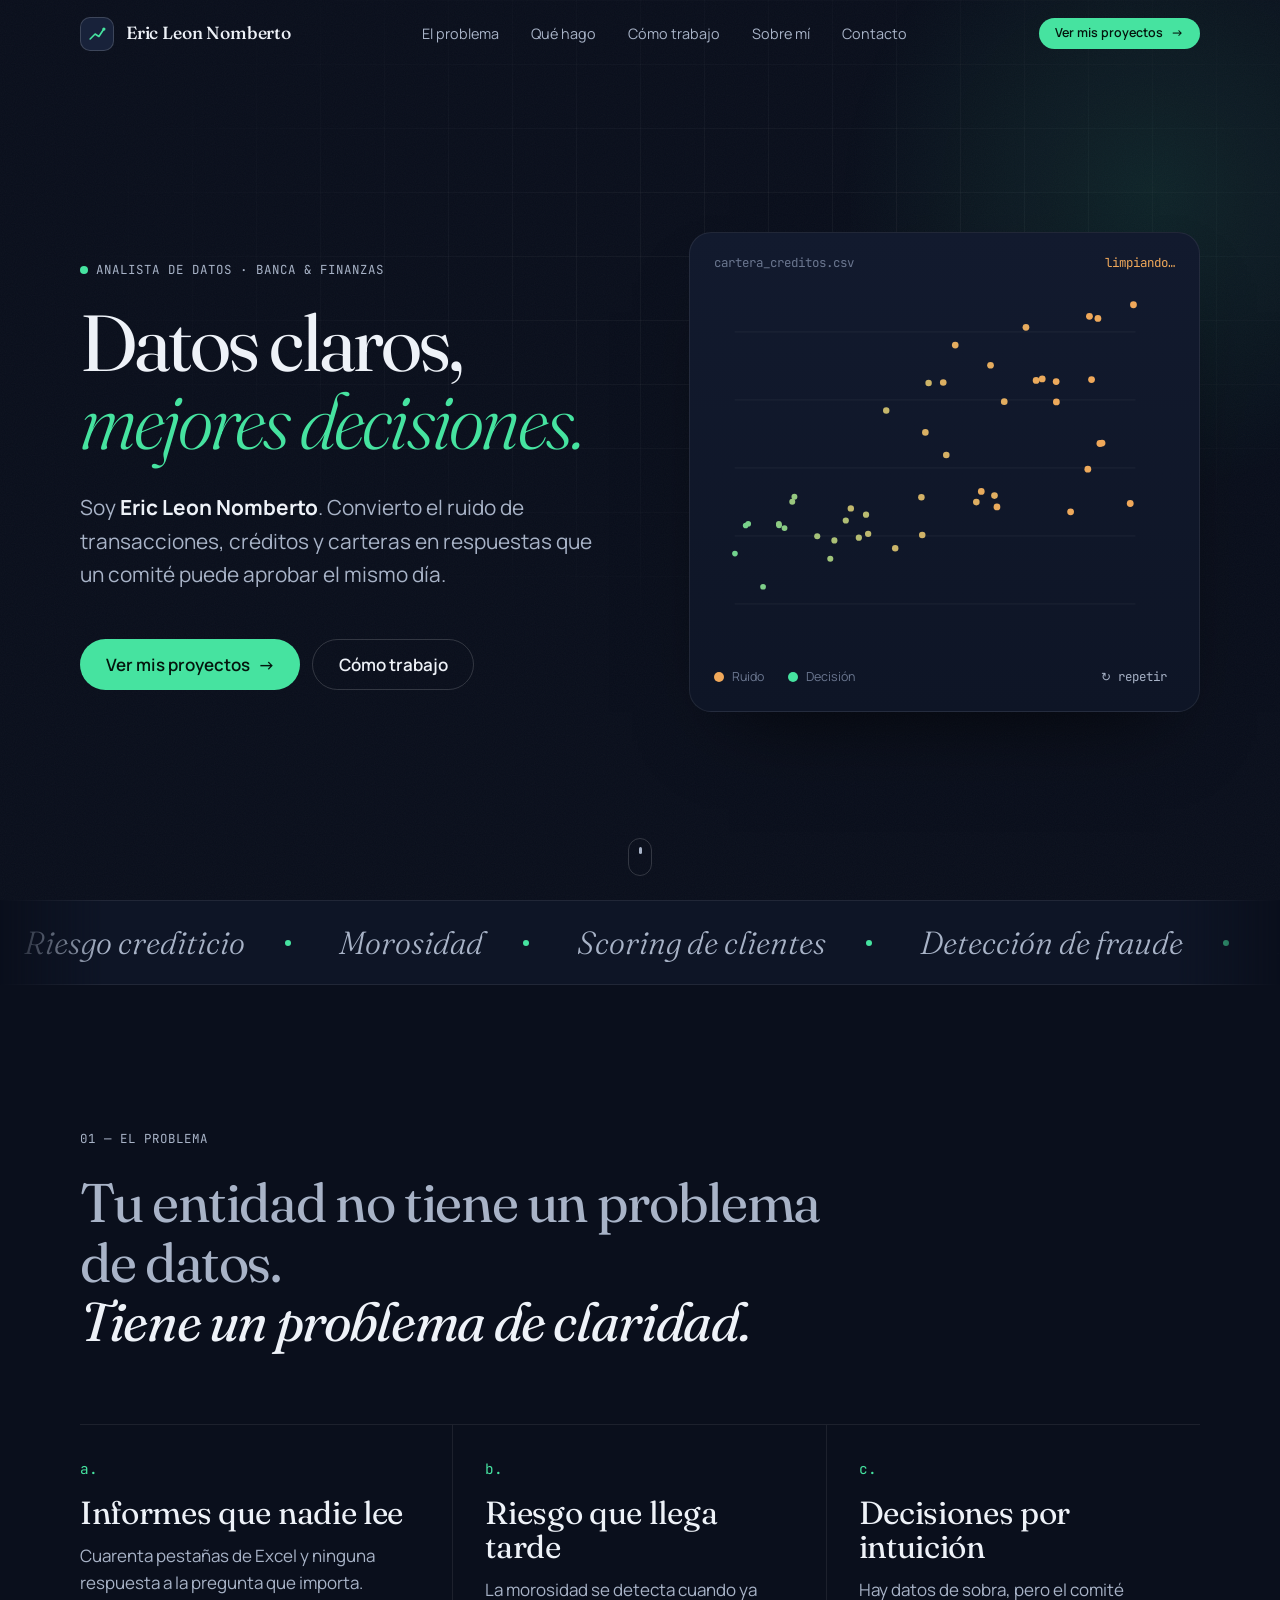
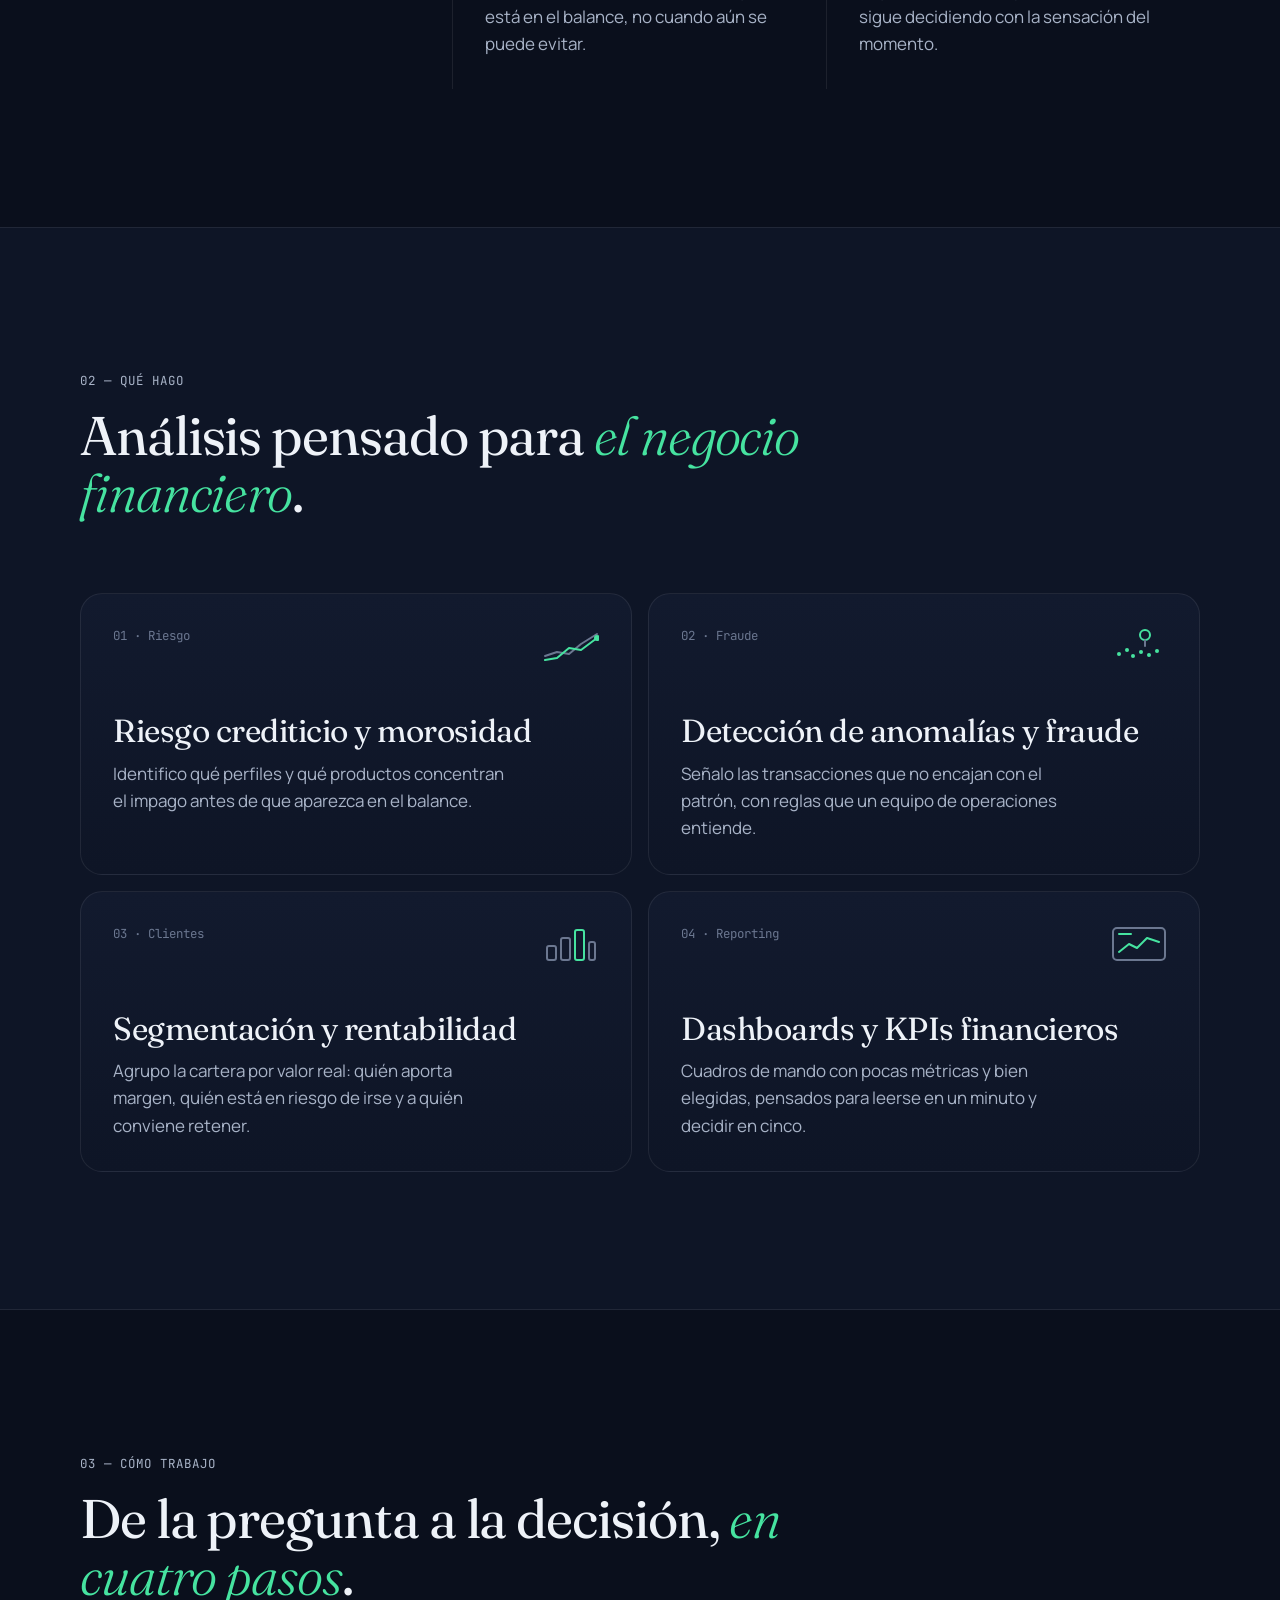
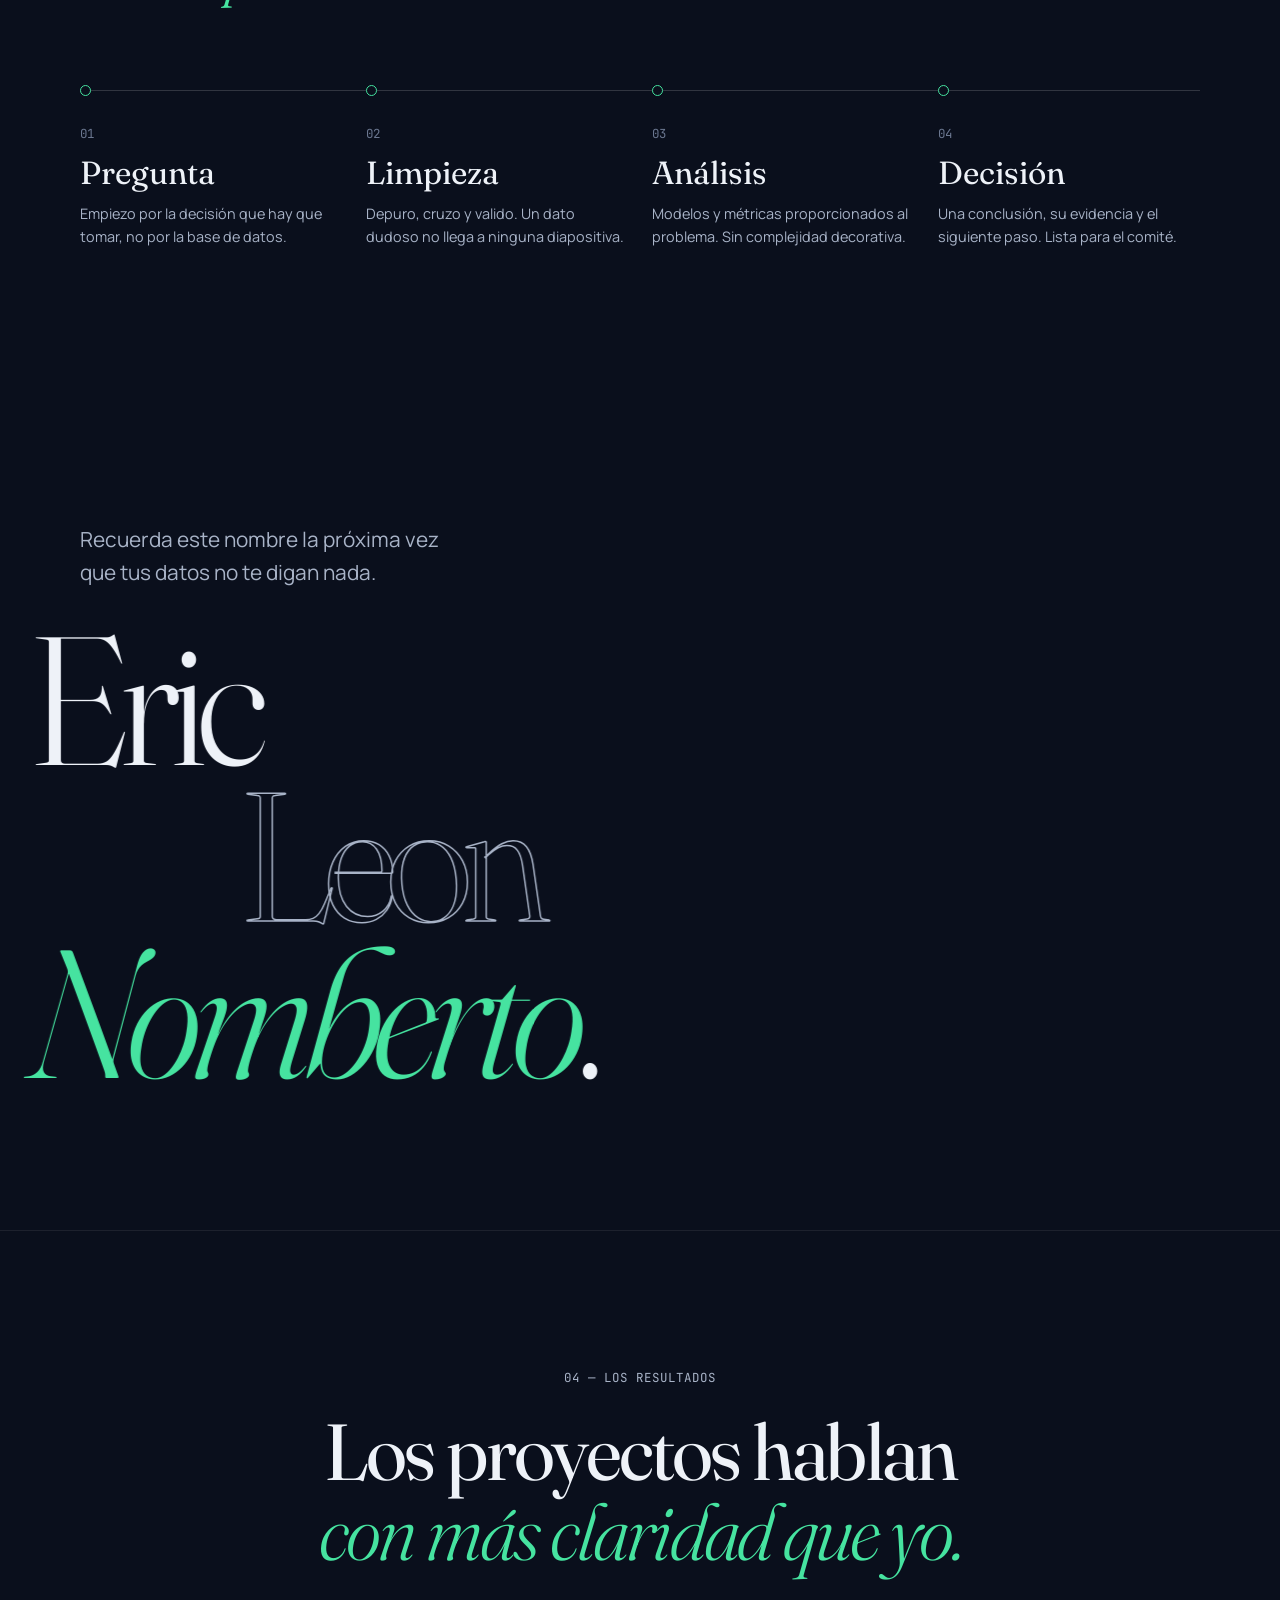
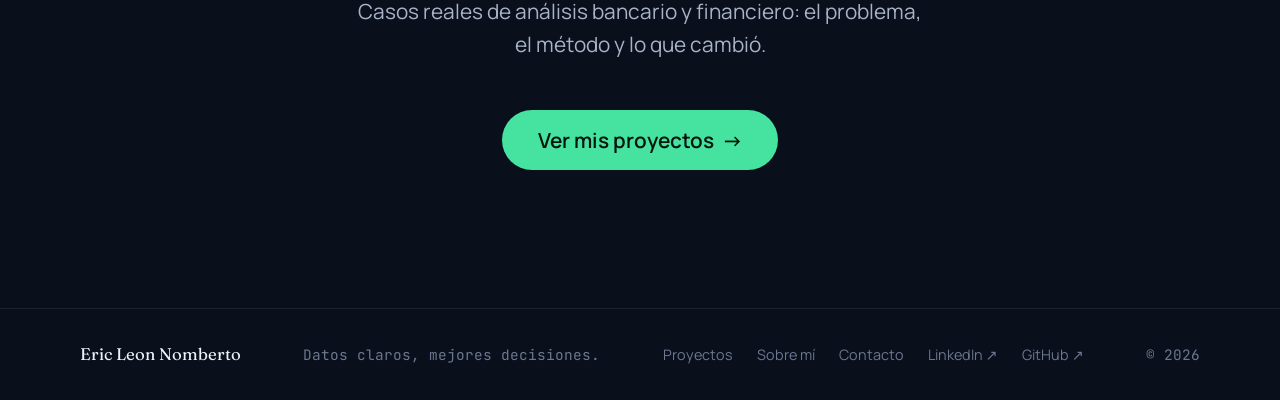
<file: index.html>
<!doctype html>
<html lang="es">
<head>
  <!-- ============================================================
       Eric Leon Nomberto · Landing
       Analista de datos · Banca & Finanzas
       Estructura:
         css/tokens.css      → variables de diseño (colores, tipografía, espacios)
         css/base.css        → reset + estilos globales
         css/components.css  → piezas reutilizables (botones, tarjetas, etiquetas)
         css/sections.css    → estilos por sección de la página
         css/animations.css  → keyframes y estados de aparición
         js/config.js        → datos editables (enlaces, textos dinámicos)
         js/modules/*.js     → un módulo por comportamiento
         js/main.js          → punto de entrada: inicializa los módulos
       ============================================================ -->
  <meta charset="utf-8" />
  <meta name="viewport" content="width=device-width, initial-scale=1" />
  <title>Eric Leon Nomberto · Datos claros, mejores decisiones</title>
  <meta name="description" content="Eric Leon Nomberto, analista de datos especializado en banca y finanzas. Datos claros, mejores decisiones." />

  <!-- Open Graph: cómo se ve el enlace al compartirlo -->
  <meta property="og:title" content="Eric Leon Nomberto · Datos claros, mejores decisiones" />
  <meta property="og:description" content="Analista de datos especializado en banca y finanzas." />
  <meta property="og:type" content="website" />
  <meta name="theme-color" content="#0A0F1C" />

  <!-- Favicon inline: monograma "E" sobre un punto de datos -->
  <link rel="icon" href="data:image/svg+xml,%3Csvg xmlns='http://www.w3.org/2000/svg' viewBox='0 0 64 64'%3E%3Crect width='64' height='64' rx='14' fill='%230A0F1C'/%3E%3Cpath d='M14 46 L28 32 L38 38 L52 18' stroke='%2346E3A0' stroke-width='6' fill='none' stroke-linecap='round' stroke-linejoin='round'/%3E%3Ccircle cx='52' cy='18' r='5' fill='%2346E3A0'/%3E%3C/svg%3E" />

  <!-- Tipografías: Fraunces (titulares con carácter), Manrope (texto), JetBrains Mono (cifras/datos) -->
  <link rel="preconnect" href="https://fonts.googleapis.com" />
  <link rel="preconnect" href="https://fonts.gstatic.com" crossorigin />
  <link href="https://fonts.googleapis.com/css2?family=Fraunces:ital,opsz,wght@0,9..144,300..800;1,9..144,300..800&family=JetBrains+Mono:wght@400;500&family=Manrope:wght@400;500;600;700&display=swap" rel="stylesheet" />

  <!-- Estilos (orden importa: tokens → base → componentes → secciones → animaciones) -->
  <link rel="stylesheet" href="css/tokens.css" />
  <link rel="stylesheet" href="css/base.css" />
  <link rel="stylesheet" href="css/components.css" />
  <link rel="stylesheet" href="css/sections.css" />
  <link rel="stylesheet" href="css/animations.css" />
</head>

<body>
  <!-- Enlace de accesibilidad para saltar al contenido -->
  <a class="skip-link" href="#main">Saltar al contenido</a>

  <!-- ============================== NAV ============================== -->
  <header class="nav" data-nav>
    <div class="container nav__inner">
      <a class="brand" href="#top" aria-label="Eric Leon Nomberto, inicio">
        <span class="brand__mark" aria-hidden="true">
          <svg viewBox="0 0 32 32"><path d="M5 24 L13 16 L19 20 L27 8" /><circle cx="27" cy="8" r="2.6" /></svg>
        </span>
        <span class="brand__name">Eric Leon Nomberto</span>
      </a>
      <nav class="nav__links" aria-label="Secciones">
        <a href="#problema">El problema</a>
        <a href="#servicios">Qué hago</a>
        <a href="#proceso">Cómo trabajo</a>
        <a href="sobre-mi.html">Sobre mí</a>
        <a href="contacto.html">Contacto</a>
      </nav>
      <a class="btn btn--sm btn--primary" data-portfolio-link href="#" target="_blank" rel="noopener">
        Ver mis proyectos <span class="btn__arrow" aria-hidden="true">→</span>
      </a>
    </div>
  </header>

  <main id="main">
    <!-- ============================== HERO ==============================
         Gancho: el gráfico empieza como ruido y se ordena en una tendencia clara.
         Es el slogan convertido en imagen. -->
    <section class="hero" id="top">
      <div class="container hero__grid">
        <div class="hero__copy">
          <p class="eyebrow reveal">
            <span class="dot dot--live" aria-hidden="true"></span>
            Analista de datos · Banca &amp; Finanzas
          </p>

          <h1 class="hero__title reveal" data-delay="1">
            Datos claros,<br />
            <em>mejores decisiones.</em>
          </h1>

          <p class="hero__lead reveal" data-delay="2">
            Soy <strong>Eric Leon Nomberto</strong>. Convierto el ruido de transacciones,
            créditos y carteras en respuestas que un comité puede aprobar el mismo día.
          </p>

          <div class="hero__actions reveal" data-delay="3">
            <a class="btn btn--primary btn--lg" data-portfolio-link href="#" target="_blank" rel="noopener">
              Ver mis proyectos <span class="btn__arrow" aria-hidden="true">→</span>
            </a>
            <a class="btn btn--ghost btn--lg" href="#proceso">Cómo trabajo</a>
          </div>
        </div>

        <!-- Panel del gráfico "ruido → claridad" -->
        <figure class="hero__chart card reveal" data-delay="2" aria-label="Animación: datos desordenados que se transforman en una tendencia clara">
          <header class="chart-head">
            <span class="chart-head__label mono">cartera_creditos.csv</span>
            <span class="chart-head__state mono" data-chart-state>procesando…</span>
          </header>
          <canvas class="hero__canvas" data-hero-chart></canvas>
          <figcaption class="chart-foot">
            <span class="chart-foot__legend"><i class="swatch swatch--noise"></i>Ruido</span>
            <span class="chart-foot__legend"><i class="swatch swatch--signal"></i>Decisión</span>
            <button class="chart-foot__replay mono" type="button" data-chart-replay>↻ repetir</button>
          </figcaption>
        </figure>
      </div>

      <a class="scroll-cue" href="#problema" aria-label="Bajar a la siguiente sección">
        <span></span>
      </a>
    </section>

    <!-- ============================== TICKER ==============================
         Cinta continua con el vocabulario del sector: posiciona el nicho en segundos.
         Los términos se cargan desde js/config.js -->
    <div class="ticker" aria-hidden="true">
      <div class="ticker__track" data-ticker></div>
    </div>

    <!-- ============================== PROBLEMA ============================== -->
    <section class="section problem" id="problema">
      <div class="container">
        <p class="eyebrow reveal">01 — El problema</p>
        <h2 class="statement reveal" data-delay="1">
          Tu entidad no tiene un problema de datos.
          <span class="statement__accent">Tiene un problema de claridad.</span>
        </h2>

        <div class="pain-grid">
          <article class="pain reveal" data-delay="1">
            <span class="pain__num mono">a.</span>
            <h3>Informes que nadie lee</h3>
            <p>Cuarenta pestañas de Excel y ninguna respuesta a la pregunta que importa.</p>
          </article>
          <article class="pain reveal" data-delay="2">
            <span class="pain__num mono">b.</span>
            <h3>Riesgo que llega tarde</h3>
            <p>La morosidad se detecta cuando ya está en el balance, no cuando aún se puede evitar.</p>
          </article>
          <article class="pain reveal" data-delay="3">
            <span class="pain__num mono">c.</span>
            <h3>Decisiones por intuición</h3>
            <p>Hay datos de sobra, pero el comité sigue decidiendo con la sensación del momento.</p>
          </article>
        </div>
      </div>
    </section>

    <!-- ============================== SERVICIOS ============================== -->
    <section class="section services" id="servicios">
      <div class="container">
        <div class="section-head">
          <p class="eyebrow reveal">02 — Qué hago</p>
          <h2 class="section-title reveal" data-delay="1">Análisis pensado para <em>el negocio financiero</em>.</h2>
        </div>

        <!-- Las tarjetas se generan desde js/config.js (services) para escalar fácilmente -->
        <div class="service-grid" data-services></div>
      </div>
    </section>

    <!-- ============================== PROCESO ============================== -->
    <section class="section process" id="proceso">
      <div class="container">
        <div class="section-head">
          <p class="eyebrow reveal">03 — Cómo trabajo</p>
          <h2 class="section-title reveal" data-delay="1">De la pregunta a la decisión, <em>en cuatro pasos</em>.</h2>
        </div>

        <ol class="steps" data-steps>
          <li class="step reveal" data-delay="1">
            <span class="step__num mono">01</span>
            <h3>Pregunta</h3>
            <p>Empiezo por la decisión que hay que tomar, no por la base de datos.</p>
          </li>
          <li class="step reveal" data-delay="2">
            <span class="step__num mono">02</span>
            <h3>Limpieza</h3>
            <p>Depuro, cruzo y valido. Un dato dudoso no llega a ninguna diapositiva.</p>
          </li>
          <li class="step reveal" data-delay="3">
            <span class="step__num mono">03</span>
            <h3>Análisis</h3>
            <p>Modelos y métricas proporcionados al problema. Sin complejidad decorativa.</p>
          </li>
          <li class="step reveal" data-delay="4">
            <span class="step__num mono">04</span>
            <h3>Decisión</h3>
            <p>Una conclusión, su evidencia y el siguiente paso. Lista para el comité.</p>
          </li>
        </ol>
      </div>
    </section>

    <!-- ============================== NOMBRE (momento de marca) ==============================
         Sección pensada para fijar el nombre en la memoria, aunque no haya clic. -->
    <section class="signature" aria-label="Eric Leon Nomberto">
      <div class="container">
        <p class="signature__kicker reveal">Recuerda este nombre la próxima vez que tus datos no te digan nada.</p>
        <p class="signature__name" data-signature>
          <span class="signature__line">Eric</span>
          <span class="signature__line">Leon</span>
          <span class="signature__line signature__line--accent">Nomberto<span class="signature__dot">.</span></span>
        </p>
      </div>
    </section>

    <!-- ============================== CTA FINAL ============================== -->
    <section class="section cta" id="contacto">
      <div class="container cta__inner">
        <p class="eyebrow reveal">04 — Los resultados</p>
        <h2 class="cta__title reveal" data-delay="1">
          Los proyectos hablan<br /><em>con más claridad que yo.</em>
        </h2>
        <p class="cta__lead reveal" data-delay="2">
          Casos reales de análisis bancario y financiero: el problema, el método y lo que cambió.
        </p>
        <a class="btn btn--primary btn--xl reveal" data-delay="3" data-portfolio-link href="#" target="_blank" rel="noopener">
          Ver mis proyectos <span class="btn__arrow" aria-hidden="true">→</span>
        </a>
      </div>
    </section>
  </main>

  <!-- ============================== FOOTER ============================== -->
  <footer class="footer">
    <div class="container footer__inner">
      <span class="footer__name">Eric Leon Nomberto</span>
      <span class="footer__slogan mono">Datos claros, mejores decisiones.</span>
      <!-- Enlaces a páginas y redes: se generan desde js/config.js (pages, social).
           Imprescindible en móvil, donde el menú superior se oculta. -->
      <nav class="footer__links" aria-label="Pie" data-footer-links></nav>
      <span class="footer__year mono">© <span data-year></span></span>
    </div>
  </footer>

  <!-- Scripts: sin dependencias externas, funcionan abriendo el archivo directamente.
       Orden: config → módulos → main -->
  <script src="js/config.js"></script>
  <script src="js/modules/content.js"></script>
  <script src="js/modules/hero-chart.js"></script>
  <script src="js/modules/reveal.js"></script>
  <script src="js/modules/nav.js"></script>
  <script src="js/modules/effects.js"></script>
  <script src="js/main.js"></script>
</body>
</html>
</file>
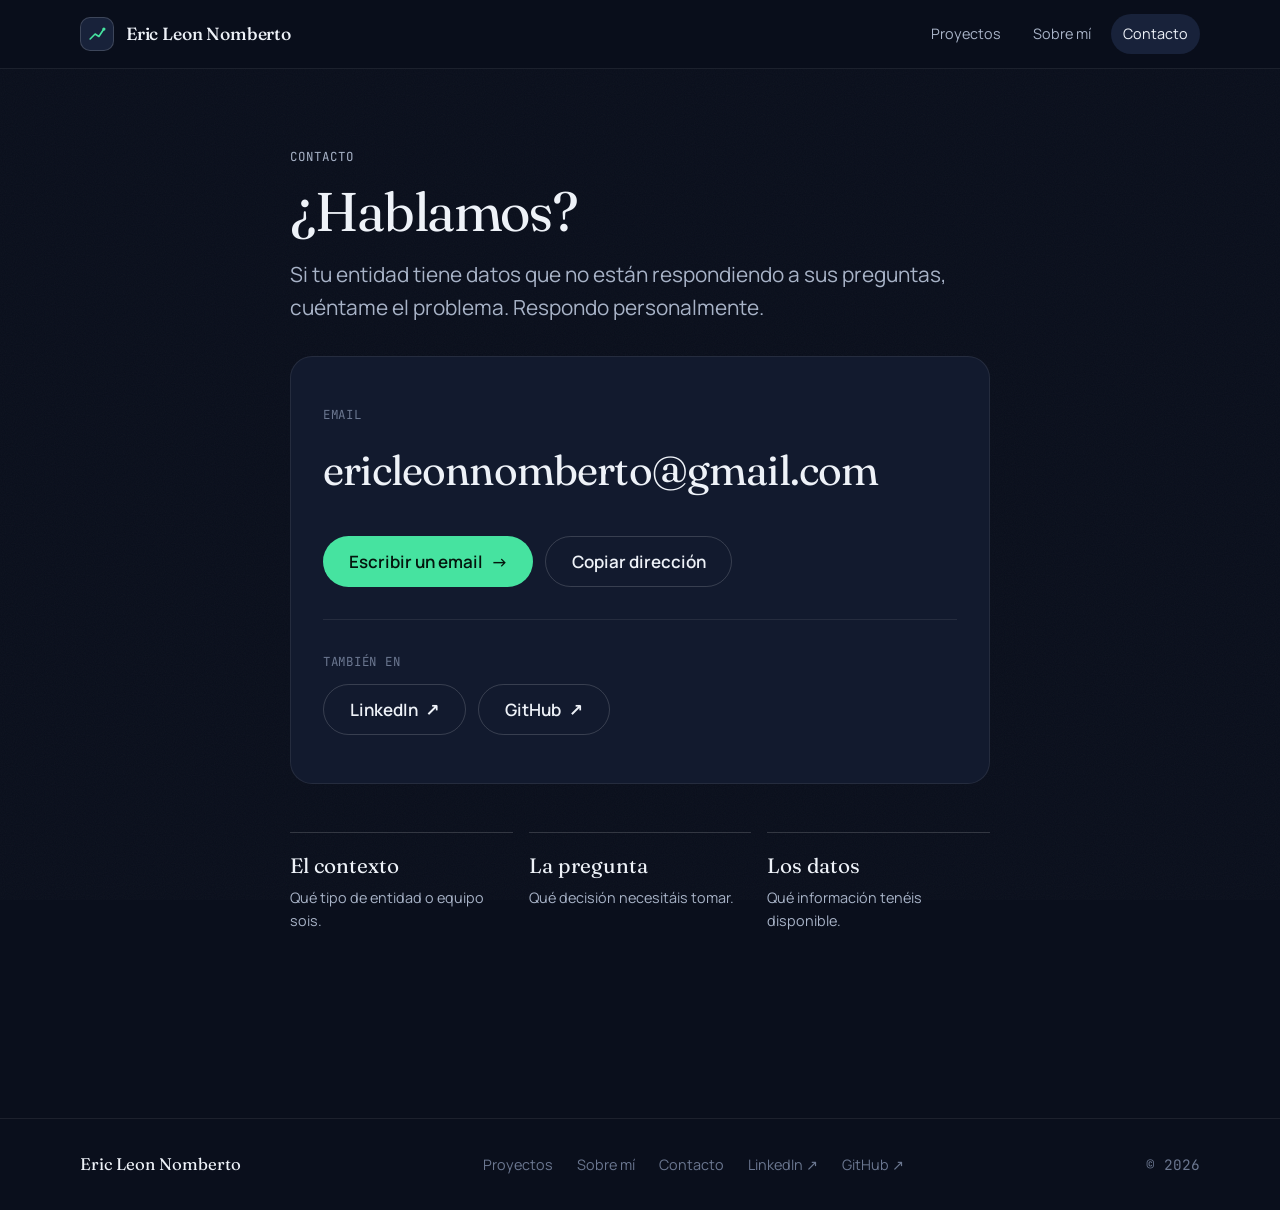
<file: contacto.html>
<!doctype html>
<html lang="es">
<head>
  <!-- Página: Contacto. Email tomado del portfolio de Google Sites.
       Para añadir LinkedIn/GitHub, duplica un botón en .contact-card__actions. -->
  <meta charset="utf-8" />
  <meta name="viewport" content="width=device-width, initial-scale=1" />
  <title>Contacto · Eric Leon Nomberto</title>
  <meta name="description" content="Contacta con Eric Leon Nomberto, analista de datos en banca y finanzas." />
  <meta name="theme-color" content="#0A0F1C" />
  <link rel="icon" href="data:image/svg+xml,%3Csvg xmlns='http://www.w3.org/2000/svg' viewBox='0 0 64 64'%3E%3Crect width='64' height='64' rx='14' fill='%230A0F1C'/%3E%3Cpath d='M14 46 L28 32 L38 38 L52 18' stroke='%2346E3A0' stroke-width='6' fill='none' stroke-linecap='round' stroke-linejoin='round'/%3E%3Ccircle cx='52' cy='18' r='5' fill='%2346E3A0'/%3E%3C/svg%3E" />

  <link rel="preconnect" href="https://fonts.googleapis.com" />
  <link rel="preconnect" href="https://fonts.gstatic.com" crossorigin />
  <link href="https://fonts.googleapis.com/css2?family=Fraunces:ital,opsz,wght@0,9..144,300..800;1,9..144,300..800&family=JetBrains+Mono:wght@400;500&family=Manrope:wght@400;500;600;700&display=swap" rel="stylesheet" />

  <link rel="stylesheet" href="css/tokens.css" />
  <link rel="stylesheet" href="css/base.css" />
  <link rel="stylesheet" href="css/components.css" />
  <link rel="stylesheet" href="css/pages.css" />
</head>

<body class="page" data-page="contacto">
  <a class="skip-link" href="#main">Saltar al contenido</a>
  <header class="site-header" data-site-header></header>

  <main id="main">
    <div class="container narrow page-head">
      <p class="eyebrow">Contacto</p>
      <h1 class="page-title">¿Hablamos?</h1>
      <p class="page-lead">
        Si tu entidad tiene datos que no están respondiendo a sus preguntas, cuéntame el problema.
        Respondo personalmente.
      </p>

      <div class="contact-card">
        <p class="contact-card__label">Email</p>
        <a class="contact-card__email" href="mailto:ericleonnomberto@gmail.com">ericleonnomberto@gmail.com</a>
        <div class="contact-card__actions">
          <a class="btn btn--primary btn--lg" href="mailto:ericleonnomberto@gmail.com?subject=Contacto%20desde%20tu%20web">
            Escribir un email <span class="btn__arrow" aria-hidden="true">→</span>
          </a>
          <button class="btn btn--ghost btn--lg" type="button" data-copy="ericleonnomberto@gmail.com">
            <span data-copy-label>Copiar dirección</span>
          </button>
        </div>

        <!-- Redes: se generan desde js/config.js → social -->
        <p class="contact-card__label contact-card__label--spaced">También en</p>
        <div class="contact-card__actions" data-social-links></div>
      </div>

      <!-- Orienta el primer mensaje: menos fricción para escribir -->
      <ul class="contact-hints">
        <li><strong>El contexto</strong>Qué tipo de entidad o equipo sois.</li>
        <li><strong>La pregunta</strong>Qué decisión necesitáis tomar.</li>
        <li><strong>Los datos</strong>Qué información tenéis disponible.</li>
      </ul>
    </div>
  </main>

  <footer class="footer" data-site-footer></footer>

  <script src="js/config.js"></script>
  <script src="js/modules/layout.js"></script>
  <script src="js/pages.js"></script>
</body>
</html>
</file>
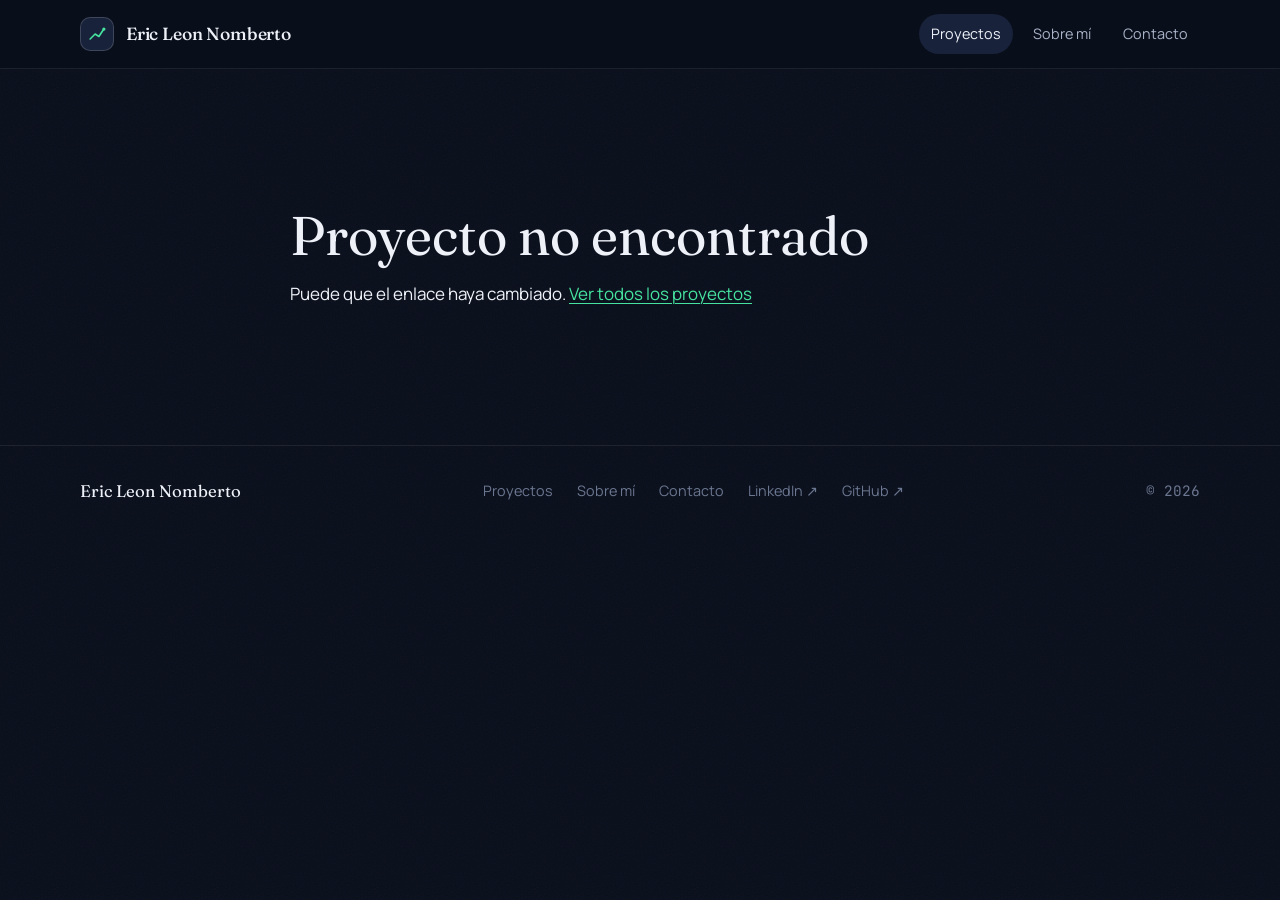
<file: proyecto.html>
<!doctype html>
<html lang="es">
<head>
  <!-- Plantilla única de ficha de proyecto.
       Se abre como proyecto.html?id=churn (el id viene de js/data/projects.js).
       Todo el contenido se genera desde los datos: no hay que crear un HTML por proyecto. -->
  <meta charset="utf-8" />
  <meta name="viewport" content="width=device-width, initial-scale=1" />
  <title>Proyecto · Eric Leon Nomberto</title>
  <meta name="description" content="Proyecto de análisis de datos de Eric Leon Nomberto." />
  <meta name="theme-color" content="#0A0F1C" />
  <link rel="icon" href="data:image/svg+xml,%3Csvg xmlns='http://www.w3.org/2000/svg' viewBox='0 0 64 64'%3E%3Crect width='64' height='64' rx='14' fill='%230A0F1C'/%3E%3Cpath d='M14 46 L28 32 L38 38 L52 18' stroke='%2346E3A0' stroke-width='6' fill='none' stroke-linecap='round' stroke-linejoin='round'/%3E%3Ccircle cx='52' cy='18' r='5' fill='%2346E3A0'/%3E%3C/svg%3E" />

  <link rel="preconnect" href="https://fonts.googleapis.com" />
  <link rel="preconnect" href="https://fonts.gstatic.com" crossorigin />
  <link href="https://fonts.googleapis.com/css2?family=Fraunces:ital,opsz,wght@0,9..144,300..800;1,9..144,300..800&family=JetBrains+Mono:wght@400;500&family=Manrope:wght@400;500;600;700&display=swap" rel="stylesheet" />

  <link rel="stylesheet" href="css/tokens.css" />
  <link rel="stylesheet" href="css/base.css" />
  <link rel="stylesheet" href="css/components.css" />
  <link rel="stylesheet" href="css/pages.css" />
</head>

<body class="page" data-page="proyectos">
  <a class="skip-link" href="#main">Saltar al contenido</a>
  <header class="site-header" data-site-header></header>

  <main id="main" data-project-detail></main>

  <footer class="footer" data-site-footer></footer>

  <script src="js/config.js"></script>
  <script src="js/data/projects.js"></script>
  <script src="js/modules/layout.js"></script>
  <script src="js/modules/projects.js"></script>
  <script src="js/pages.js"></script>
</body>
</html>
</file>
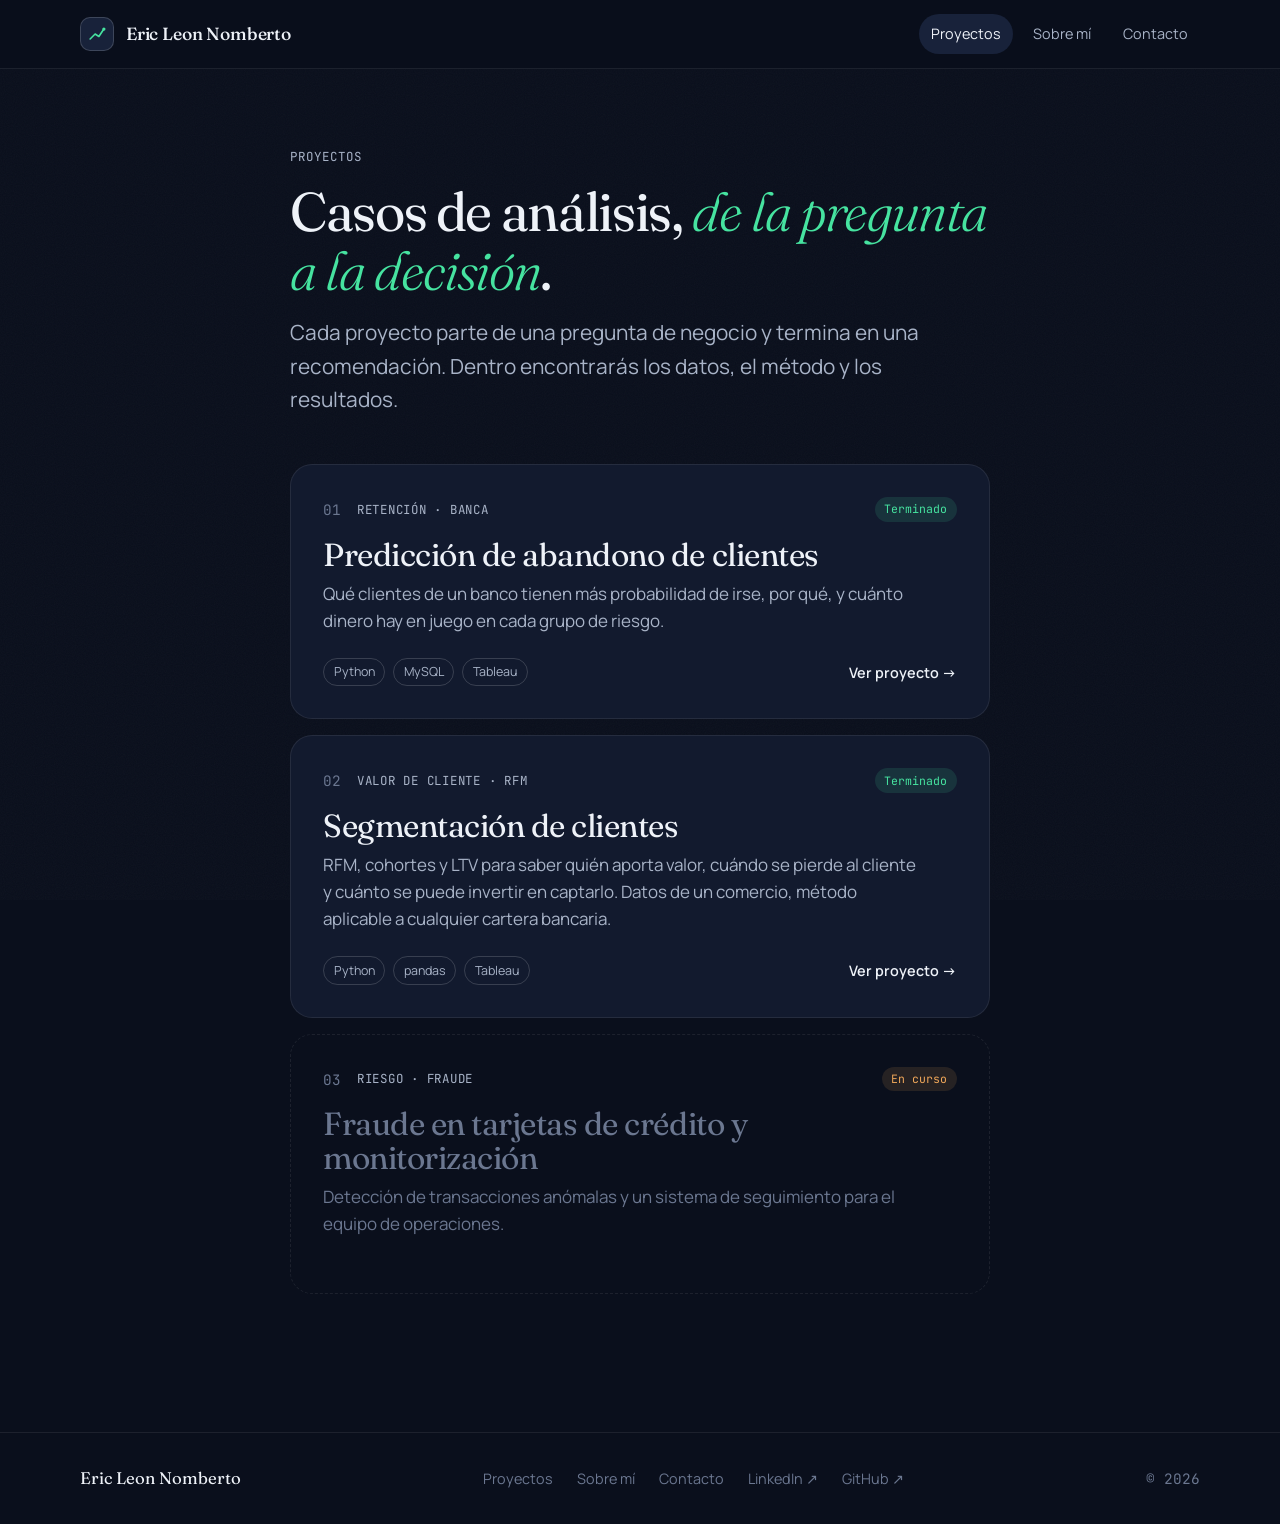
<file: proyectos.html>
<!doctype html>
<html lang="es">
<head>
  <!-- Página: listado de proyectos.
       Las tarjetas se generan desde js/data/projects.js (no editar aquí). -->
  <meta charset="utf-8" />
  <meta name="viewport" content="width=device-width, initial-scale=1" />
  <title>Proyectos · Eric Leon Nomberto</title>
  <meta name="description" content="Proyectos de análisis de datos en banca y finanzas de Eric Leon Nomberto: churn, segmentación de clientes y más." />
  <meta name="theme-color" content="#0A0F1C" />
  <link rel="icon" href="data:image/svg+xml,%3Csvg xmlns='http://www.w3.org/2000/svg' viewBox='0 0 64 64'%3E%3Crect width='64' height='64' rx='14' fill='%230A0F1C'/%3E%3Cpath d='M14 46 L28 32 L38 38 L52 18' stroke='%2346E3A0' stroke-width='6' fill='none' stroke-linecap='round' stroke-linejoin='round'/%3E%3Ccircle cx='52' cy='18' r='5' fill='%2346E3A0'/%3E%3C/svg%3E" />

  <link rel="preconnect" href="https://fonts.googleapis.com" />
  <link rel="preconnect" href="https://fonts.gstatic.com" crossorigin />
  <link href="https://fonts.googleapis.com/css2?family=Fraunces:ital,opsz,wght@0,9..144,300..800;1,9..144,300..800&family=JetBrains+Mono:wght@400;500&family=Manrope:wght@400;500;600;700&display=swap" rel="stylesheet" />

  <link rel="stylesheet" href="css/tokens.css" />
  <link rel="stylesheet" href="css/base.css" />
  <link rel="stylesheet" href="css/components.css" />
  <link rel="stylesheet" href="css/pages.css" />
</head>

<body class="page" data-page="proyectos">
  <a class="skip-link" href="#main">Saltar al contenido</a>
  <header class="site-header" data-site-header></header>

  <main id="main">
    <header class="container narrow page-head">
      <p class="eyebrow">Proyectos</p>
      <h1 class="page-title">Casos de análisis, <em>de la pregunta a la decisión</em>.</h1>
      <p class="page-lead">
        Cada proyecto parte de una pregunta de negocio y termina en una recomendación.
        Dentro encontrarás los datos, el método y los resultados.
      </p>
    </header>

    <div class="container narrow">
      <div class="project-list" data-project-list></div>
    </div>
  </main>

  <footer class="footer" data-site-footer></footer>

  <script src="js/config.js"></script>
  <script src="js/data/projects.js"></script>
  <script src="js/modules/layout.js"></script>
  <script src="js/modules/projects.js"></script>
  <script src="js/pages.js"></script>
</body>
</html>
</file>
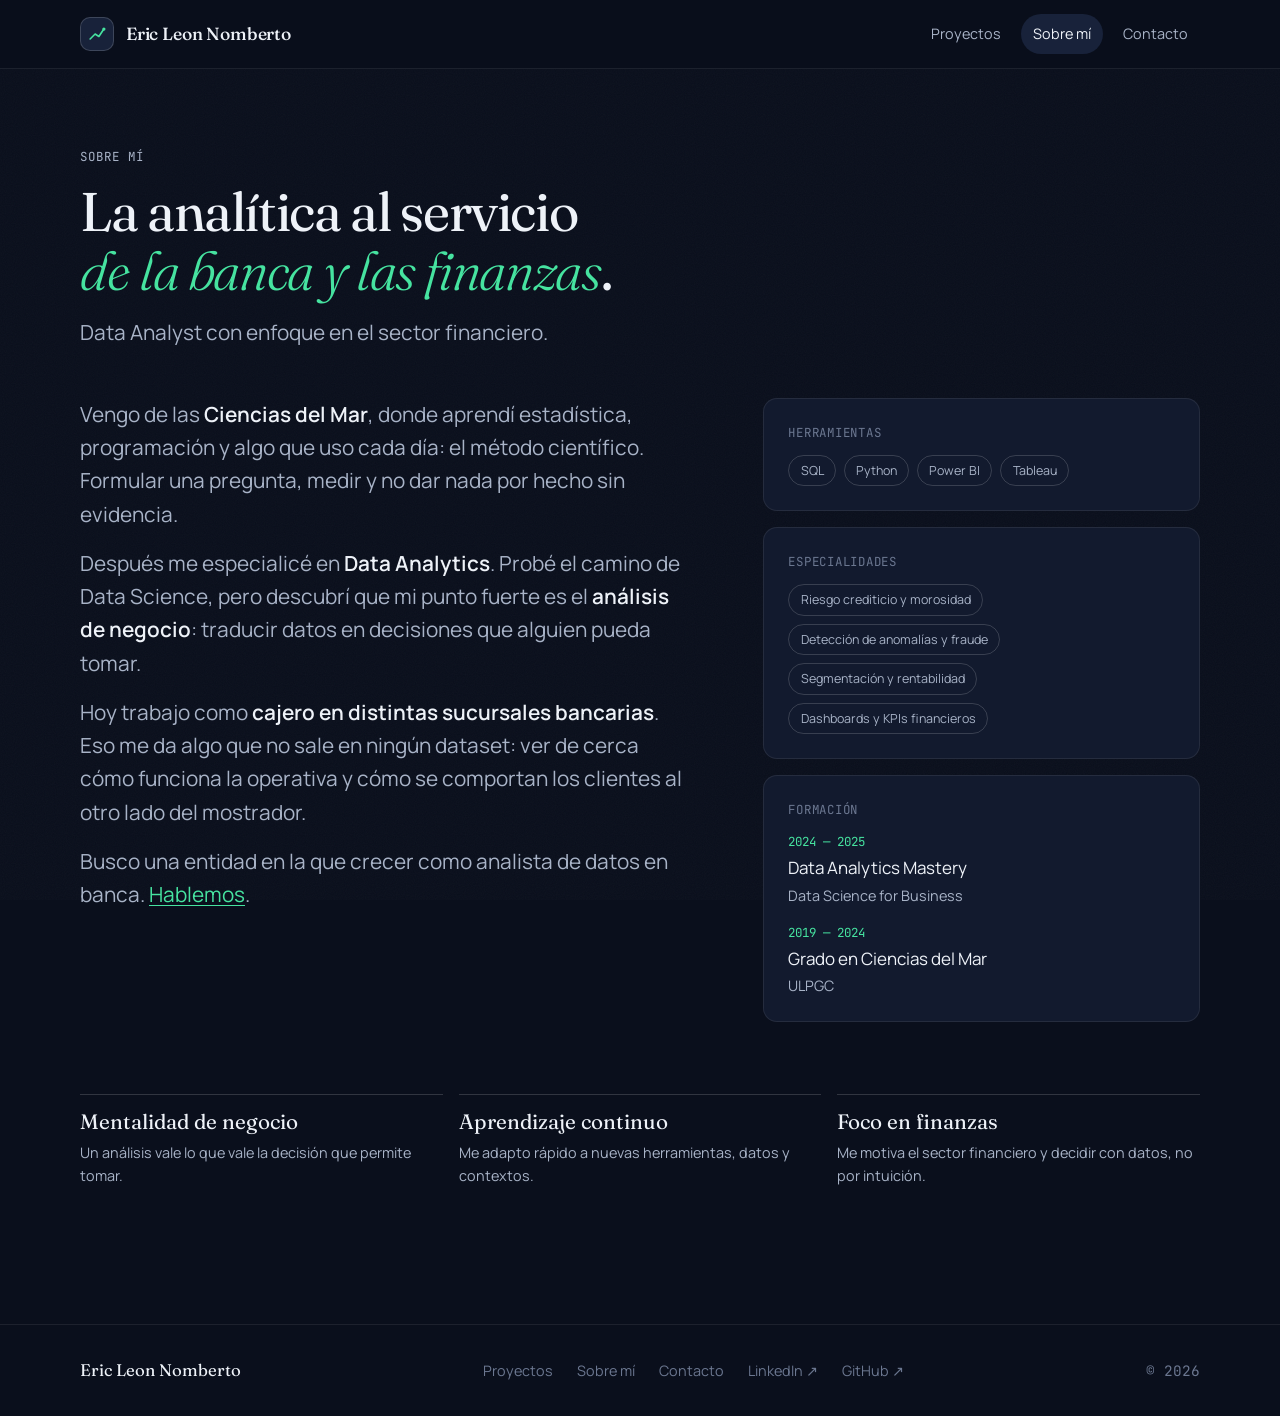
<file: sobre-mi.html>
<!doctype html>
<html lang="es">
<head>
  <!-- Página: Sobre mí. Texto basado en el "Acerca de mí" del portfolio de Google Sites. -->
  <meta charset="utf-8" />
  <meta name="viewport" content="width=device-width, initial-scale=1" />
  <title>Sobre mí · Eric Leon Nomberto</title>
  <meta name="description" content="Eric Leon Nomberto, analista de datos con enfoque en el sector financiero." />
  <meta name="theme-color" content="#0A0F1C" />
  <link rel="icon" href="data:image/svg+xml,%3Csvg xmlns='http://www.w3.org/2000/svg' viewBox='0 0 64 64'%3E%3Crect width='64' height='64' rx='14' fill='%230A0F1C'/%3E%3Cpath d='M14 46 L28 32 L38 38 L52 18' stroke='%2346E3A0' stroke-width='6' fill='none' stroke-linecap='round' stroke-linejoin='round'/%3E%3Ccircle cx='52' cy='18' r='5' fill='%2346E3A0'/%3E%3C/svg%3E" />

  <link rel="preconnect" href="https://fonts.googleapis.com" />
  <link rel="preconnect" href="https://fonts.gstatic.com" crossorigin />
  <link href="https://fonts.googleapis.com/css2?family=Fraunces:ital,opsz,wght@0,9..144,300..800;1,9..144,300..800&family=JetBrains+Mono:wght@400;500&family=Manrope:wght@400;500;600;700&display=swap" rel="stylesheet" />

  <link rel="stylesheet" href="css/tokens.css" />
  <link rel="stylesheet" href="css/base.css" />
  <link rel="stylesheet" href="css/components.css" />
  <link rel="stylesheet" href="css/pages.css" />
</head>

<body class="page" data-page="sobre-mi">
  <a class="skip-link" href="#main">Saltar al contenido</a>
  <header class="site-header" data-site-header></header>

  <main id="main">
    <header class="container page-head">
      <p class="eyebrow">Sobre mí</p>
      <h1 class="page-title">La analítica al servicio<br /><em>de la banca y las finanzas</em>.</h1>
      <p class="page-lead">Data Analyst con enfoque en el sector financiero.</p>
    </header>

    <div class="container">
      <div class="about">
        <!-- Biografía -->
        <div class="about__bio">
          <p>
            Vengo de las <strong>Ciencias del Mar</strong>, donde aprendí estadística, programación
            y algo que uso cada día: el método científico. Formular una pregunta, medir y no dar
            nada por hecho sin evidencia.
          </p>
          <p>
            Después me especialicé en <strong>Data Analytics</strong>. Probé el camino de Data Science,
            pero descubrí que mi punto fuerte es el <strong>análisis de negocio</strong>: traducir datos
            en decisiones que alguien pueda tomar.
          </p>
          <p>
            Hoy trabajo como <strong>cajero en distintas sucursales bancarias</strong>. Eso me da algo que
            no sale en ningún dataset: ver de cerca cómo funciona la operativa y cómo se comportan los
            clientes al otro lado del mostrador.
          </p>
          <p>
            Busco una entidad en la que crecer como analista de datos en banca.
            <a class="link" href="contacto.html">Hablemos</a>.
          </p>
        </div>

        <!-- Columna lateral: herramientas, especialidades, formación -->
        <aside class="about__side">
          <div class="panel">
            <p class="panel__title">Herramientas</p>
            <ul class="tags">
              <li>SQL</li><li>Python</li><li>Power BI</li><li>Tableau</li>
            </ul>
          </div>
          <div class="panel">
            <p class="panel__title">Especialidades</p>
            <ul class="tags">
              <!-- Mismas especialidades que los servicios de la landing (js/config.js → services) -->
              <li>Riesgo crediticio y morosidad</li>
              <li>Detección de anomalías y fraude</li>
              <li>Segmentación y rentabilidad</li>
              <li>Dashboards y KPIs financieros</li>
            </ul>
          </div>
          <div class="panel">
            <p class="panel__title">Formación</p>
            <ol class="timeline">
              <li><span class="mono">2024 — 2025</span>Data Analytics Mastery<span>Data Science for Business</span></li>
              <li><span class="mono">2019 — 2024</span>Grado en Ciencias del Mar<span>ULPGC</span></li>
            </ol>
          </div>
        </aside>
      </div>

      <!-- Lo que me define -->
      <div class="values">
        <div class="value">
          <h3>Mentalidad de negocio</h3>
          <p>Un análisis vale lo que vale la decisión que permite tomar.</p>
        </div>
        <div class="value">
          <h3>Aprendizaje continuo</h3>
          <p>Me adapto rápido a nuevas herramientas, datos y contextos.</p>
        </div>
        <div class="value">
          <h3>Foco en finanzas</h3>
          <p>Me motiva el sector financiero y decidir con datos, no por intuición.</p>
        </div>
      </div>
    </div>
  </main>

  <footer class="footer" data-site-footer></footer>

  <script src="js/config.js"></script>
  <script src="js/modules/layout.js"></script>
  <script src="js/pages.js"></script>
</body>
</html>
</file>
<file: css/tokens.css>
/* ==========================================================================
   TOKENS DE DISEÑO
   Cambia aquí colores, tipografías y espacios: el resto del CSS los consume.
   ========================================================================== */

:root {
  /* --- Color: fondo tinta azul profundo (banca, confianza) --- */
  --c-bg:          #0A0F1C;
  --c-bg-alt:      #0E1526;
  --c-surface:     #121A2E;
  --c-surface-2:   #18223A;
  --c-line:        rgba(255, 255, 255, 0.08);
  --c-line-strong: rgba(255, 255, 255, 0.16);

  /* --- Color: texto --- */
  --c-text:        #EEF2F8;
  --c-text-soft:   #A8B3C7;
  --c-text-mute:   #6B7790;

  /* --- Color: acento único (verde "señal": crecimiento, claridad) --- */
  --c-accent:      #46E3A0;
  --c-accent-ink:  #04150D;   /* texto sobre el acento */
  --c-accent-soft: rgba(70, 227, 160, 0.12);

  /* --- Color: ruido (dato sin procesar) --- */
  --c-noise:       #F0A85A;

  /* --- Tipografía --- */
  --f-display: "Fraunces", Georgia, "Times New Roman", serif;
  --f-body:    "Manrope", system-ui, -apple-system, "Segoe UI", sans-serif;
  --f-mono:    "JetBrains Mono", ui-monospace, Menlo, monospace;

  /* Escala fluida: min, preferido, máx */
  --fs-xs:   0.78rem;
  --fs-sm:   0.9rem;
  --fs-base: 1.0625rem;
  --fs-lg:   clamp(1.125rem, 1rem + 0.4vw, 1.3rem);
  --fs-xl:   clamp(1.5rem, 1.2rem + 1vw, 2rem);
  --fs-2xl:  clamp(2.1rem, 1.5rem + 2.4vw, 3.4rem);
  --fs-3xl:  clamp(2.6rem, 1.6rem + 4.2vw, 5.4rem);
  --fs-mega: clamp(3.6rem, 1rem + 13vw, 13rem);

  /* --- Espaciado --- */
  --s-1: 0.25rem;
  --s-2: 0.5rem;
  --s-3: 0.75rem;
  --s-4: 1rem;
  --s-5: 1.5rem;
  --s-6: 2rem;
  --s-7: 3rem;
  --s-8: 4.5rem;
  --s-9: clamp(5rem, 3rem + 7vw, 9rem);

  /* --- Layout --- */
  --container: 1200px;
  --gutter: clamp(1rem, 0.5rem + 2.5vw, 2.5rem);
  --nav-h: 68px;

  /* --- Forma y movimiento --- */
  --r-sm: 8px;
  --r-md: 14px;
  --r-lg: 22px;
  --r-pill: 999px;
  --ease-out: cubic-bezier(0.16, 1, 0.3, 1);
  --t-fast: 180ms;
  --t-med: 420ms;
  --t-slow: 900ms;
}
</file>
<file: css/base.css>
/* ==========================================================================
   BASE: reset ligero + estilos globales
   ========================================================================== */

*, *::before, *::after { box-sizing: border-box; }

html {
  scroll-behavior: smooth;
  scroll-padding-top: var(--nav-h);
  -webkit-text-size-adjust: 100%;
}

body {
  margin: 0;
  background: var(--c-bg);
  color: var(--c-text);
  font-family: var(--f-body);
  font-size: var(--fs-base);
  line-height: 1.6;
  -webkit-font-smoothing: antialiased;
  overflow-x: hidden;
}

/* Grano sutil para dar textura "papel financiero" al fondo */
body::before {
  content: "";
  position: fixed;
  inset: 0;
  pointer-events: none;
  z-index: 0;
  opacity: 0.035;
  background-image: url("data:image/svg+xml,%3Csvg xmlns='http://www.w3.org/2000/svg' width='160' height='160'%3E%3Cfilter id='n'%3E%3CfeTurbulence type='fractalNoise' baseFrequency='0.9' numOctaves='2' stitchTiles='stitch'/%3E%3C/filter%3E%3Crect width='100%25' height='100%25' filter='url(%23n)'/%3E%3C/svg%3E");
}

main, header, footer { position: relative; z-index: 1; }

h1, h2, h3 { margin: 0; font-weight: 400; line-height: 1.05; }
p { margin: 0; }
img, svg, canvas { display: block; max-width: 100%; }
a { color: inherit; text-decoration: none; }
button { font: inherit; color: inherit; background: none; border: 0; cursor: pointer; }
ol, ul { margin: 0; padding: 0; list-style: none; }

em { font-style: italic; }
strong { font-weight: 700; color: var(--c-text); }

::selection { background: var(--c-accent); color: var(--c-accent-ink); }

:focus-visible {
  outline: 2px solid var(--c-accent);
  outline-offset: 3px;
  border-radius: 4px;
}

/* --- Utilidades --- */
.container {
  width: 100%;
  max-width: var(--container);
  margin-inline: auto;
  padding-inline: var(--gutter);
}

.mono { font-family: var(--f-mono); letter-spacing: 0; }

.skip-link {
  position: absolute;
  left: var(--s-4);
  top: -100px;
  z-index: 100;
  padding: var(--s-2) var(--s-4);
  background: var(--c-accent);
  color: var(--c-accent-ink);
  border-radius: var(--r-sm);
}
.skip-link:focus { top: var(--s-4); }
</file>
<file: css/components.css>
/* ==========================================================================
   COMPONENTES REUTILIZABLES
   ========================================================================== */

/* ---------- Etiqueta superior (eyebrow) ---------- */
.eyebrow {
  display: inline-flex;
  align-items: center;
  gap: var(--s-2);
  font-family: var(--f-mono);
  font-size: var(--fs-xs);
  letter-spacing: 0.08em;
  text-transform: uppercase;
  color: var(--c-text-soft);
}

/* ---------- Punto de estado ---------- */
.dot {
  width: 8px;
  height: 8px;
  border-radius: 50%;
  background: var(--c-accent);
}
.dot--live { box-shadow: 0 0 0 0 var(--c-accent); animation: pulse 2.4s infinite; }

/* ---------- Botones ---------- */
.btn {
  --btn-pad-y: 0.85rem;
  --btn-pad-x: 1.4rem;
  position: relative;
  display: inline-flex;
  align-items: center;
  justify-content: center;
  gap: var(--s-2);
  padding: var(--btn-pad-y) var(--btn-pad-x);
  border-radius: var(--r-pill);
  font-weight: 600;
  font-size: var(--fs-sm);
  line-height: 1;
  white-space: nowrap;
  transition: transform var(--t-fast) var(--ease-out),
              background-color var(--t-fast) var(--ease-out),
              border-color var(--t-fast) var(--ease-out),
              box-shadow var(--t-med) var(--ease-out);
}
.btn:active { transform: translateY(1px) scale(0.98); }

.btn__arrow { display: inline-block; transition: transform var(--t-fast) var(--ease-out); }
.btn:hover .btn__arrow { transform: translateX(4px); }

.btn--primary {
  background: var(--c-accent);
  color: var(--c-accent-ink);
  box-shadow: 0 0 0 0 rgba(70, 227, 160, 0);
}
.btn--primary:hover { box-shadow: 0 10px 40px -10px rgba(70, 227, 160, 0.6); }

.btn--ghost {
  border: 1px solid var(--c-line-strong);
  color: var(--c-text);
}
.btn--ghost:hover { border-color: var(--c-text-soft); background: rgba(255, 255, 255, 0.03); }

.btn--sm { --btn-pad-y: 0.6rem; --btn-pad-x: 1rem; font-size: var(--fs-xs); }
.btn--lg { --btn-pad-y: 1rem;   --btn-pad-x: 1.6rem; font-size: var(--fs-base); }
.btn--xl { --btn-pad-y: 1.25rem; --btn-pad-x: 2.2rem; font-size: var(--fs-lg); }

/* ---------- Tarjeta base ---------- */
.card {
  background: linear-gradient(180deg, var(--c-surface) 0%, var(--c-bg-alt) 100%);
  border: 1px solid var(--c-line);
  border-radius: var(--r-lg);
}

/* ---------- Muestras de leyenda ---------- */
.swatch {
  display: inline-block;
  width: 10px;
  height: 10px;
  border-radius: 50%;
}
.swatch--noise  { background: var(--c-noise); }
.swatch--signal { background: var(--c-accent); }

/* ---------- Marca (logo) ---------- */
.brand { display: inline-flex; align-items: center; gap: var(--s-3); }
.brand__mark {
  display: grid;
  place-items: center;
  width: 34px;
  height: 34px;
  border-radius: 10px;
  background: var(--c-surface-2);
  border: 1px solid var(--c-line-strong);
}
.brand__mark svg { width: 20px; height: 20px; }
.brand__mark path {
  fill: none;
  stroke: var(--c-accent);
  stroke-width: 2.6;
  stroke-linecap: round;
  stroke-linejoin: round;
}
.brand__mark circle { fill: var(--c-accent); }
.brand__name {
  font-family: var(--f-display);
  font-size: 1.1rem;
  font-weight: 500;
  letter-spacing: -0.01em;
}
</file>
<file: css/sections.css>
/* ==========================================================================
   SECCIONES
   Cada bloque está encabezado con el nombre de la sección del HTML.
   ========================================================================== */

/* Espaciado común de secciones */
.section { padding-block: var(--s-9); }

.section-head { max-width: 760px; margin-bottom: var(--s-8); }
.section-head .eyebrow { margin-bottom: var(--s-4); }

.section-title {
  font-family: var(--f-display);
  font-size: var(--fs-2xl);
  letter-spacing: -0.02em;
}
.section-title em,
.hero__title em,
.cta__title em { color: var(--c-accent); font-weight: 300; }


/* ==========================================================================
   NAV
   ========================================================================== */
.nav {
  position: fixed;
  inset: 0 0 auto 0;
  height: var(--nav-h);
  z-index: 50;
  transition: background-color var(--t-med) var(--ease-out),
              border-color var(--t-med) var(--ease-out),
              transform var(--t-med) var(--ease-out);
  border-bottom: 1px solid transparent;
}
.nav.is-scrolled {
  background: rgba(10, 15, 28, 0.78);
  backdrop-filter: blur(14px);
  -webkit-backdrop-filter: blur(14px);
  border-bottom-color: var(--c-line);
}
.nav.is-hidden { transform: translateY(-100%); }

.nav__inner {
  height: 100%;
  display: flex;
  align-items: center;
  justify-content: space-between;
  gap: var(--s-5);
}
.nav__links { display: flex; gap: var(--s-6); font-size: var(--fs-sm); color: var(--c-text-soft); }
.nav__links a { transition: color var(--t-fast); }
.nav__links a:hover { color: var(--c-text); }

@media (max-width: 860px) {
  .nav__links { display: none; }
}
@media (max-width: 420px) {
  .brand__name { display: none; }
}


/* ==========================================================================
   HERO
   ========================================================================== */
.hero {
  position: relative;
  min-height: 100svh;
  display: flex;
  align-items: center;
  padding-top: calc(var(--nav-h) + var(--s-7));
  padding-bottom: var(--s-8);
  overflow: hidden;
}
/* Halo de luz detrás del gráfico */
.hero::before {
  content: "";
  position: absolute;
  width: 70vmax;
  height: 70vmax;
  right: -25vmax;
  top: -20vmax;
  background: radial-gradient(closest-side, rgba(70, 227, 160, 0.10), transparent 70%);
  pointer-events: none;
}
/* Rejilla tipo papel milimetrado, se desvanece hacia abajo */
.hero::after {
  content: "";
  position: absolute;
  inset: 0;
  background-image:
    linear-gradient(var(--c-line) 1px, transparent 1px),
    linear-gradient(90deg, var(--c-line) 1px, transparent 1px);
  background-size: 64px 64px;
  mask-image: radial-gradient(ellipse 80% 60% at 60% 30%, #000 20%, transparent 75%);
  -webkit-mask-image: radial-gradient(ellipse 80% 60% at 60% 30%, #000 20%, transparent 75%);
  opacity: 0.5;
  pointer-events: none;
}

.hero__grid {
  position: relative;
  z-index: 1;
  display: grid;
  grid-template-columns: 1.05fr 1fr;
  gap: var(--s-8);
  align-items: center;
}

.hero__copy .eyebrow { margin-bottom: var(--s-5); }

.hero__title {
  font-family: var(--f-display);
  font-size: var(--fs-3xl);
  font-weight: 400;
  letter-spacing: -0.035em;
  line-height: 0.98;
  margin-bottom: var(--s-6);
}

.hero__lead {
  max-width: 34rem;
  font-size: var(--fs-lg);
  color: var(--c-text-soft);
  margin-bottom: var(--s-7);
}

.hero__actions { display: flex; flex-wrap: wrap; gap: var(--s-3); }

/* Panel del gráfico */
.hero__chart {
  margin: 0;
  padding: var(--s-4);
  box-shadow: 0 40px 80px -40px rgba(0, 0, 0, 0.7);
}
.chart-head,
.chart-foot {
  display: flex;
  align-items: center;
  justify-content: space-between;
  gap: var(--s-3);
  font-size: var(--fs-xs);
  color: var(--c-text-mute);
  padding: var(--s-1) var(--s-2);
}
.chart-head__state { color: var(--c-noise); transition: color var(--t-med); }
.chart-head__state.is-done { color: var(--c-accent); }

.hero__canvas {
  width: 100%;
  aspect-ratio: 4 / 3;
  margin-block: var(--s-3);
}

.chart-foot { justify-content: flex-start; gap: var(--s-5); }
.chart-foot__legend { display: inline-flex; align-items: center; gap: var(--s-2); }
.chart-foot__replay {
  margin-left: auto;
  font-size: var(--fs-xs);
  color: var(--c-text-soft);
  padding: var(--s-1) var(--s-2);
  border-radius: var(--r-sm);
  transition: color var(--t-fast), background-color var(--t-fast);
}
.chart-foot__replay:hover { color: var(--c-text); background: var(--c-surface-2); }

/* Indicador de scroll */
.scroll-cue {
  position: absolute;
  left: 50%;
  bottom: var(--s-5);
  transform: translateX(-50%);
  width: 24px;
  height: 38px;
  border: 1.5px solid var(--c-line-strong);
  border-radius: 14px;
  z-index: 1;
}
.scroll-cue span {
  position: absolute;
  left: 50%;
  top: 8px;
  width: 3px;
  height: 7px;
  margin-left: -1.5px;
  border-radius: 2px;
  background: var(--c-text-soft);
  animation: scrollCue 1.8s var(--ease-out) infinite;
}

@media (max-width: 960px) {
  .hero__grid { grid-template-columns: 1fr; gap: var(--s-7); }
  .hero { min-height: auto; }
  .scroll-cue { display: none; }
}


/* ==========================================================================
   TICKER
   ========================================================================== */
.ticker {
  position: relative;
  z-index: 1;
  overflow: hidden;
  border-block: 1px solid var(--c-line);
  background: var(--c-bg-alt);
  padding-block: var(--s-4);
  mask-image: linear-gradient(90deg, transparent, #000 8%, #000 92%, transparent);
  -webkit-mask-image: linear-gradient(90deg, transparent, #000 8%, #000 92%, transparent);
}
.ticker__track {
  display: flex;
  width: max-content;
  animation: ticker 48s linear infinite;
}
.ticker:hover .ticker__track { animation-play-state: paused; }
.ticker__item {
  display: inline-flex;
  align-items: center;
  gap: var(--s-4);
  padding-inline: var(--s-5);
  font-family: var(--f-display);
  font-size: var(--fs-xl);
  font-style: italic;
  font-weight: 300;
  color: var(--c-text-soft);
  white-space: nowrap;
}
.ticker__item::after {
  content: "";
  width: 6px;
  height: 6px;
  border-radius: 50%;
  background: var(--c-accent);
  margin-left: var(--s-5);
}


/* ==========================================================================
   PROBLEMA
   ========================================================================== */
.problem .eyebrow { margin-bottom: var(--s-5); }

.statement {
  font-family: var(--f-display);
  font-size: var(--fs-2xl);
  letter-spacing: -0.025em;
  line-height: 1.1;
  max-width: 22ch;
  margin-bottom: var(--s-8);
  color: var(--c-text-soft);
}
.statement__accent { display: block; color: var(--c-text); font-style: italic; }

.pain-grid {
  display: grid;
  grid-template-columns: repeat(3, 1fr);
  border-top: 1px solid var(--c-line);
}
.pain {
  padding: var(--s-6) var(--s-6) var(--s-6) 0;
  border-right: 1px solid var(--c-line);
}
.pain + .pain { padding-left: var(--s-6); }
.pain:last-child { border-right: 0; }
.pain__num { display: block; color: var(--c-accent); font-size: var(--fs-sm); margin-bottom: var(--s-4); }
.pain h3 { font-family: var(--f-display); font-size: var(--fs-xl); margin-bottom: var(--s-3); letter-spacing: -0.01em; }
.pain p { color: var(--c-text-soft); }

@media (max-width: 860px) {
  .pain-grid { grid-template-columns: 1fr; }
  .pain, .pain + .pain { padding: var(--s-6) 0; border-right: 0; border-bottom: 1px solid var(--c-line); }
}


/* ==========================================================================
   SERVICIOS
   ========================================================================== */
.services { background: var(--c-bg-alt); border-block: 1px solid var(--c-line); }

.service-grid {
  display: grid;
  grid-template-columns: repeat(2, 1fr);
  gap: var(--s-4);
}
.service {
  position: relative;
  padding: var(--s-6);
  overflow: hidden;
  transition: border-color var(--t-med) var(--ease-out), transform var(--t-med) var(--ease-out);
}
.service:hover { border-color: rgba(70, 227, 160, 0.35); transform: translateY(-3px); }

/* Luz que sigue al cursor (posición controlada desde JS con --mx / --my) */
.service::before {
  content: "";
  position: absolute;
  inset: 0;
  background: radial-gradient(400px circle at var(--mx, 50%) var(--my, 50%), rgba(70, 227, 160, 0.08), transparent 40%);
  opacity: 0;
  transition: opacity var(--t-med);
  pointer-events: none;
}
.service:hover::before { opacity: 1; }

.service__top {
  display: flex;
  align-items: flex-start;
  justify-content: space-between;
  gap: var(--s-4);
  margin-bottom: var(--s-7);
}
.service__tag { font-size: var(--fs-xs); color: var(--c-text-mute); }
.service__icon { width: 56px; height: 40px; }
.service__icon path,
.service__icon polyline,
.service__icon line,
.service__icon rect,
.service__icon circle {
  fill: none;
  stroke: var(--c-accent);
  stroke-width: 2;
  stroke-linecap: round;
  stroke-linejoin: round;
}
.service__icon .fill { fill: var(--c-accent); stroke: none; }
.service__icon .muted { stroke: var(--c-text-mute); }

.service h3 {
  font-family: var(--f-display);
  font-size: var(--fs-xl);
  letter-spacing: -0.015em;
  margin-bottom: var(--s-3);
}
.service p { color: var(--c-text-soft); max-width: 40ch; }

@media (max-width: 760px) {
  .service-grid { grid-template-columns: 1fr; }
}


/* ==========================================================================
   PROCESO
   ========================================================================== */
.steps {
  position: relative;
  display: grid;
  grid-template-columns: repeat(4, 1fr);
  gap: var(--s-5);
  counter-reset: step;
}
/* Línea de progreso que se rellena con el scroll (JS ajusta --progress) */
.steps::before,
.steps::after {
  content: "";
  position: absolute;
  top: 14px;
  left: 0;
  height: 1px;
  background: var(--c-line-strong);
  width: 100%;
}
.steps::after {
  background: var(--c-accent);
  width: calc(var(--progress, 0) * 100%);
  transition: width 120ms linear;
}

.step { position: relative; padding-top: var(--s-7); }
.step::before {
  content: "";
  position: absolute;
  top: 9px;
  left: 0;
  width: 11px;
  height: 11px;
  border-radius: 50%;
  background: var(--c-bg);
  border: 1.5px solid var(--c-accent);
  z-index: 1;
}
.step__num { display: block; font-size: var(--fs-xs); color: var(--c-text-mute); margin-bottom: var(--s-3); }
.step h3 { font-family: var(--f-display); font-size: var(--fs-xl); margin-bottom: var(--s-3); }
.step p { color: var(--c-text-soft); font-size: var(--fs-sm); }

@media (max-width: 860px) {
  .steps { grid-template-columns: 1fr; gap: var(--s-6); padding-left: var(--s-6); }
  .steps::before, .steps::after { top: 0; left: 5px; width: 1px; height: 100%; }
  .steps::after { width: 1px; height: calc(var(--progress, 0) * 100%); }
  .step { padding-top: 0; }
  .step::before { top: 6px; left: calc(-1 * var(--s-6)); }
}


/* ==========================================================================
   FIRMA / NOMBRE
   El nombre enorme, en tipografía editorial: el momento para recordarlo.
   ========================================================================== */
.signature {
  position: relative;
  z-index: 1;
  padding-block: var(--s-9);
  overflow: hidden;
}
.signature__kicker {
  max-width: 30ch;
  font-size: var(--fs-lg);
  color: var(--c-text-soft);
  margin-bottom: var(--s-6);
}
.signature__name {
  font-family: var(--f-display);
  font-size: var(--fs-mega);
  font-weight: 300;
  line-height: 0.86;
  letter-spacing: -0.055em;
}
.signature__line {
  display: block;
  /* Desplazamiento horizontal ligado al scroll (JS ajusta --shift) */
  transform: translateX(calc(var(--shift, 0) * 1px));
  will-change: transform;
}
.signature__line:nth-child(2) { padding-left: 0.6em; color: transparent; -webkit-text-stroke: 1.5px var(--c-text-soft); }
.signature__line--accent { font-style: italic; color: var(--c-accent); }
.signature__dot { color: var(--c-text); font-style: normal; }


/* ==========================================================================
   CTA FINAL
   ========================================================================== */
.cta { text-align: center; border-top: 1px solid var(--c-line); }
.cta__inner { display: flex; flex-direction: column; align-items: center; }
.cta .eyebrow { margin-bottom: var(--s-5); }
.cta__title {
  font-family: var(--f-display);
  font-size: var(--fs-3xl);
  letter-spacing: -0.035em;
  line-height: 1;
  margin-bottom: var(--s-5);
}
.cta__lead { max-width: 36rem; color: var(--c-text-soft); font-size: var(--fs-lg); margin-bottom: var(--s-7); }


/* ==========================================================================
   FOOTER
   ========================================================================== */
.footer { border-top: 1px solid var(--c-line); padding-block: var(--s-6); }
.footer__inner {
  display: flex;
  flex-wrap: wrap;
  align-items: center;
  justify-content: space-between;
  gap: var(--s-3);
  font-size: var(--fs-sm);
  color: var(--c-text-mute);
}
.footer__name { font-family: var(--f-display); color: var(--c-text); font-size: 1.05rem; }
.footer__links { display: flex; flex-wrap: wrap; gap: var(--s-2) var(--s-5); }
.footer__links a { transition: color var(--t-fast); }
.footer__links a:hover { color: var(--c-text); }
</file>
<file: css/animations.css>
/* ==========================================================================
   ANIMACIONES
   - .reveal: aparece al entrar en pantalla (lo activa js/modules/reveal.js)
   - data-delay="1..4": escalona la aparición
   ========================================================================== */

/* Solo ocultamos si JS está activo (main.js añade .js al <html>) */
.js .reveal {
  opacity: 0;
  transform: translateY(24px);
  transition: opacity var(--t-slow) var(--ease-out),
              transform var(--t-slow) var(--ease-out);
}
.js .reveal.is-visible { opacity: 1; transform: none; }

.reveal[data-delay="1"] { transition-delay: 80ms; }
.reveal[data-delay="2"] { transition-delay: 160ms; }
.reveal[data-delay="3"] { transition-delay: 240ms; }
.reveal[data-delay="4"] { transition-delay: 320ms; }

@keyframes pulse {
  0%   { box-shadow: 0 0 0 0 rgba(70, 227, 160, 0.55); }
  70%  { box-shadow: 0 0 0 10px rgba(70, 227, 160, 0); }
  100% { box-shadow: 0 0 0 0 rgba(70, 227, 160, 0); }
}

@keyframes ticker {
  from { transform: translateX(0); }
  to   { transform: translateX(-50%); }
}

@keyframes scrollCue {
  0%   { opacity: 0; transform: translateY(0); }
  30%  { opacity: 1; }
  100% { opacity: 0; transform: translateY(12px); }
}

/* Respeto a quien prefiere menos movimiento */
@media (prefers-reduced-motion: reduce) {
  html { scroll-behavior: auto; }
  *, *::before, *::after {
    animation-duration: 0.001ms !important;
    animation-iteration-count: 1 !important;
    transition-duration: 0.001ms !important;
  }
  .js .reveal { opacity: 1; transform: none; }
  .signature__line { transform: none; }
}
</file>
<file: css/pages.css>
/* ==========================================================================
   PÁGINAS INTERIORES (proyectos, proyecto, sobre-mi, contacto)
   Misma identidad que la landing (tokens, tipografías, color),
   pero sin animaciones ni efectos: prioridad absoluta a la lectura.
   Usa: tokens.css + base.css + components.css + este archivo.
   ========================================================================== */

.page main { padding-bottom: var(--s-9); }

/* Contenedor estrecho para lectura */
.narrow { max-width: 780px; }

/* ---------- Cabecera común ---------- */
.site-header {
  position: sticky;
  top: 0;
  z-index: 50;
  background: rgba(10, 15, 28, 0.85);
  backdrop-filter: blur(12px);
  -webkit-backdrop-filter: blur(12px);
  border-bottom: 1px solid var(--c-line);
}
.site-header__inner {
  min-height: var(--nav-h);
  display: flex;
  align-items: center;
  justify-content: space-between;
  gap: var(--s-4);
}
.site-header__links { display: flex; gap: var(--s-2); font-size: var(--fs-sm); }
.site-header__links a {
  padding: var(--s-2) var(--s-3);
  border-radius: var(--r-pill);
  color: var(--c-text-soft);
  transition: color var(--t-fast), background-color var(--t-fast);
}
.site-header__links a:hover { color: var(--c-text); }
.site-header__links a[aria-current="page"] { color: var(--c-text); background: var(--c-surface-2); }

@media (max-width: 560px) {
  .brand__name { display: none; }
  .site-header__links { gap: 0; }
}

/* ---------- Cabecera de página ---------- */
.page-head { padding-top: var(--s-8); padding-bottom: var(--s-7); }
.page-head .eyebrow,
.project-head .eyebrow { margin-bottom: var(--s-4); }

.page-title {
  font-family: var(--f-display);
  font-size: var(--fs-2xl);
  letter-spacing: -0.025em;
  line-height: 1.08;
  margin-bottom: var(--s-4);
}
.page-title em { color: var(--c-accent); font-weight: 300; }
.page-lead { max-width: 44rem; font-size: var(--fs-lg); color: var(--c-text-soft); }

.link { color: var(--c-accent); text-decoration: underline; text-underline-offset: 3px; text-decoration-thickness: 1px; }
.link:hover { text-decoration-thickness: 2px; }

/* ---------- Etiquetas ---------- */
.tags { display: flex; flex-wrap: wrap; gap: var(--s-2); margin-top: var(--s-4); }
.tags li {
  padding: 0.3rem 0.7rem;
  border: 1px solid var(--c-line-strong);
  border-radius: var(--r-pill);
  font-size: var(--fs-xs);
  color: var(--c-text-soft);
}
.tags--small { margin-top: 0; }
.tags--small li { padding: 0.2rem 0.6rem; }

/* ---------- Estado del proyecto ---------- */
.status {
  font-family: var(--f-mono);
  font-size: 0.72rem;
  padding: 0.2rem 0.6rem;
  border-radius: var(--r-pill);
}
.status--done { color: var(--c-accent); background: var(--c-accent-soft); }
.status--wip  { color: var(--c-noise); background: rgba(240, 168, 90, 0.12); }


/* ==========================================================================
   LISTADO DE PROYECTOS
   ========================================================================== */
.project-list { display: grid; gap: var(--s-4); }

.pcard {
  display: block;
  padding: var(--s-6);
  border: 1px solid var(--c-line);
  border-radius: var(--r-lg);
  background: var(--c-surface);
  transition: border-color var(--t-fast);
}
a.pcard:hover { border-color: rgba(70, 227, 160, 0.4); }
a.pcard:hover .pcard__go { color: var(--c-accent); }

.pcard--wip { background: transparent; border-style: dashed; }
.pcard--wip .pcard__title,
.pcard--wip .pcard__summary { color: var(--c-text-mute); }

.pcard__top { display: flex; align-items: center; gap: var(--s-4); margin-bottom: var(--s-4); }
.pcard__num { color: var(--c-text-mute); font-size: var(--fs-sm); }
.pcard__cat { color: var(--c-text-soft); font-size: var(--fs-xs); text-transform: uppercase; letter-spacing: 0.06em; }
.pcard__top .status { margin-left: auto; }

.pcard__title {
  font-family: var(--f-display);
  font-size: var(--fs-xl);
  letter-spacing: -0.015em;
  margin-bottom: var(--s-2);
}
.pcard__summary { color: var(--c-text-soft); max-width: 60ch; margin-bottom: var(--s-5); }

.pcard__bottom { display: flex; align-items: center; justify-content: space-between; gap: var(--s-4); flex-wrap: wrap; }
.pcard__go { font-weight: 600; font-size: var(--fs-sm); transition: color var(--t-fast); }

.list-note { margin-top: var(--s-6); color: var(--c-text-mute); font-size: var(--fs-sm); }


/* ==========================================================================
   DETALLE DE PROYECTO
   ========================================================================== */
.project-head { padding-top: var(--s-7); padding-bottom: var(--s-7); }
.back { display: block; width: fit-content; font-size: var(--fs-sm); color: var(--c-text-soft); margin-bottom: var(--s-6); }
.back:hover { color: var(--c-text); }

.kpis {
  display: grid;
  grid-template-columns: repeat(4, 1fr);
  margin-top: var(--s-7);
  border: 1px solid var(--c-line);
  border-radius: var(--r-md);
  overflow: hidden;
}
.kpi { padding: var(--s-5); display: flex; flex-direction: column; gap: var(--s-1); }
.kpi + .kpi { border-left: 1px solid var(--c-line); }
.kpi__value { font-size: var(--fs-xl); color: var(--c-text); }
.kpi__label { font-size: var(--fs-sm); color: var(--c-text-soft); }

@media (max-width: 760px) {
  .kpis { grid-template-columns: 1fr 1fr; }
  .kpi:nth-child(3) { border-left: 0; }
  .kpi:nth-child(n + 3) { border-top: 1px solid var(--c-line); }
}

.project-body {
  display: grid;
  grid-template-columns: 260px 1fr;
  gap: var(--s-8);
  align-items: start;
  border-top: 1px solid var(--c-line);
  padding-top: var(--s-7);
}
.project-aside { position: sticky; top: calc(var(--nav-h) + var(--s-5)); display: grid; gap: var(--s-6); }

.meta { margin: 0; display: grid; gap: var(--s-4); }
.meta dt { font-family: var(--f-mono); font-size: var(--fs-xs); color: var(--c-text-mute); text-transform: uppercase; letter-spacing: 0.06em; }
.meta dd { margin: 0; font-size: var(--fs-sm); color: var(--c-text-soft); }

.toc__title { font-size: var(--fs-xs); color: var(--c-text-mute); text-transform: uppercase; letter-spacing: 0.06em; margin-bottom: var(--s-2); }
.toc ol { display: grid; gap: var(--s-1); font-size: var(--fs-sm); }
.toc a { color: var(--c-text-soft); }
.toc a:hover { color: var(--c-accent); }

.aside-links { display: grid; gap: var(--s-2); font-size: var(--fs-sm); }

@media (max-width: 960px) {
  .project-body { grid-template-columns: 1fr; gap: var(--s-6); }
  .project-aside { position: static; }
  .toc { display: none; }
}

/* Artículo: el texto se limita a 70 caracteres por línea; el dashboard usa todo el ancho */
.project-article { min-width: 0; }
.block > p,
.block > ul,
.block > ol,
.block > pre { max-width: 70ch; }

/* Dashboard de Tableau incrustado */
.viz {
  margin-top: var(--s-5);
  border: 1px solid var(--c-line);
  border-radius: var(--r-md);
  overflow: hidden;
  background: #fff; /* Tableau se dibuja sobre blanco: evita un flash oscuro */
}
.viz__frame { display: block; width: 100%; height: clamp(520px, 75vh, 860px); border: 0; }
.viz__open { display: inline-block; margin-top: var(--s-3); font-size: var(--fs-sm); color: var(--c-accent); }
.viz__open:hover { text-decoration: underline; text-underline-offset: 3px; }

/* Recomendaciones numeradas */
.recs { display: grid; gap: var(--s-3); counter-reset: rec; margin-top: var(--s-2); }
.recs li {
  counter-increment: rec;
  position: relative;
  padding: var(--s-4) var(--s-4) var(--s-4) calc(var(--s-4) + 2.2rem);
  border: 1px solid var(--c-line);
  border-radius: var(--r-md);
  background: var(--c-surface);
  color: var(--c-text-soft);
}
.recs li::before {
  content: counter(rec, decimal-leading-zero);
  position: absolute;
  left: var(--s-4);
  top: var(--s-4);
  font-family: var(--f-mono);
  font-size: var(--fs-sm);
  color: var(--c-accent);
}
.block { padding-bottom: var(--s-7); scroll-margin-top: calc(var(--nav-h) + var(--s-4)); }
.block__title {
  display: flex;
  align-items: baseline;
  gap: var(--s-3);
  font-family: var(--f-display);
  font-size: var(--fs-xl);
  letter-spacing: -0.015em;
  margin-bottom: var(--s-4);
}
.block__title .mono { font-size: var(--fs-sm); color: var(--c-accent); }
.block p { color: var(--c-text-soft); }
.block p + p { margin-top: var(--s-3); }

.bullets { display: grid; gap: var(--s-3); margin-top: var(--s-4); }
.bullets li { position: relative; padding-left: var(--s-5); color: var(--c-text-soft); }
.bullets li::before {
  content: "";
  position: absolute;
  left: 0;
  top: 0.7em;
  width: 8px;
  height: 1.5px;
  background: var(--c-accent);
}

.formula {
  margin-top: var(--s-4);
  padding: var(--s-4) var(--s-5);
  border-left: 2px solid var(--c-accent);
  background: var(--c-accent-soft);
  border-radius: 0 var(--r-sm) var(--r-sm) 0;
  color: var(--c-text) !important;
  font-size: var(--fs-sm);
}

.code {
  margin: var(--s-4) 0 0;
  padding: var(--s-5);
  background: var(--c-bg-alt);
  border: 1px solid var(--c-line);
  border-radius: var(--r-md);
  overflow-x: auto;
  font-family: var(--f-mono);
  font-size: 0.82rem;
  line-height: 1.7;
  color: var(--c-text-soft);
}

/* Figuras de resultados */
.figures { display: grid; gap: var(--s-5); }
.figure { margin: 0; }
.figure img { width: 100%; border-radius: var(--r-md); border: 1px solid var(--c-line); background: #fff; }
.figure figcaption { margin-top: var(--s-2); font-size: var(--fs-sm); color: var(--c-text-mute); }
.figure__placeholder { display: none; }
.figure--empty .figure__placeholder {
  display: grid;
  place-items: center;
  text-align: center;
  aspect-ratio: 16 / 9;
  border: 1px dashed var(--c-line-strong);
  border-radius: var(--r-md);
  color: var(--c-text-mute);
  font-size: var(--fs-sm);
}
.figure__placeholder small { color: var(--c-text-mute); opacity: 0.7; }

/* Conclusión destacada */
.conclusion {
  padding: var(--s-6);
  border: 1px solid rgba(70, 227, 160, 0.3);
  border-radius: var(--r-lg);
  background: var(--c-accent-soft);
}
.conclusion .eyebrow { color: var(--c-accent); margin-bottom: var(--s-3); }
.conclusion p:last-child { font-size: var(--fs-lg); line-height: 1.55; }

/* Navegación entre proyectos */
.project-nav {
  display: flex;
  justify-content: space-between;
  gap: var(--s-4);
  flex-wrap: wrap;
  margin-top: var(--s-8);
  padding-top: var(--s-6);
  border-top: 1px solid var(--c-line);
}
.project-nav__item { color: var(--c-text-soft); font-size: var(--fs-sm); }
.project-nav__item:hover { color: var(--c-accent); }
.project-nav__item--next { text-align: right; font-family: var(--f-display); font-size: var(--fs-lg); color: var(--c-text); }
.project-nav__item--next .mono { display: block; font-size: var(--fs-xs); color: var(--c-text-mute); }

.empty { padding-top: var(--s-9); }
.empty h1 { font-family: var(--f-display); font-size: var(--fs-2xl); margin-bottom: var(--s-4); }


/* ==========================================================================
   SOBRE MÍ
   ========================================================================== */
.about { display: grid; grid-template-columns: 1.4fr 1fr; gap: var(--s-8); align-items: start; }
.about__bio p { color: var(--c-text-soft); font-size: var(--fs-lg); }
.about__bio p + p { margin-top: var(--s-4); }
.about__bio strong { color: var(--c-text); font-weight: 600; }

.about__side { display: grid; gap: var(--s-4); }
.panel { padding: var(--s-5); border: 1px solid var(--c-line); border-radius: var(--r-md); background: var(--c-surface); }
.panel__title { font-family: var(--f-mono); font-size: var(--fs-xs); color: var(--c-text-mute); text-transform: uppercase; letter-spacing: 0.06em; margin-bottom: var(--s-3); }
.panel .tags { margin-top: 0; }

.timeline { display: grid; gap: var(--s-4); }
.timeline li { display: grid; gap: 2px; }
.timeline .mono { font-size: var(--fs-xs); color: var(--c-accent); }
.timeline span:last-child { color: var(--c-text-soft); font-size: var(--fs-sm); }

.values { display: grid; grid-template-columns: repeat(3, 1fr); gap: var(--s-4); margin-top: var(--s-8); }
.value { padding-top: var(--s-4); border-top: 1px solid var(--c-line-strong); }
.value h3 { font-family: var(--f-display); font-size: var(--fs-lg); margin-bottom: var(--s-2); }
.value p { color: var(--c-text-soft); font-size: var(--fs-sm); }

@media (max-width: 860px) {
  .about { grid-template-columns: 1fr; gap: var(--s-6); }
  .values { grid-template-columns: 1fr; }
}


/* ==========================================================================
   CONTACTO
   ========================================================================== */
.contact-card {
  margin-top: var(--s-6);
  padding: var(--s-7) var(--s-6);
  border: 1px solid var(--c-line);
  border-radius: var(--r-lg);
  background: var(--c-surface);
}
.contact-card__label { font-family: var(--f-mono); font-size: var(--fs-xs); color: var(--c-text-mute); text-transform: uppercase; letter-spacing: 0.06em; }
.contact-card__email {
  display: inline-block;
  margin-block: var(--s-3) var(--s-6);
  font-family: var(--f-display);
  font-size: clamp(1.4rem, 0.9rem + 2.4vw, 2.6rem);
  letter-spacing: -0.02em;
  word-break: break-all;
}
.contact-card__email:hover { color: var(--c-accent); }
.contact-card__actions { display: flex; flex-wrap: wrap; gap: var(--s-3); }
.contact-card__label--spaced { margin-top: var(--s-6); margin-bottom: var(--s-3); padding-top: var(--s-6); border-top: 1px solid var(--c-line); }

.contact-hints { display: grid; grid-template-columns: repeat(3, 1fr); gap: var(--s-4); margin-top: var(--s-7); }
.contact-hints li { padding-top: var(--s-4); border-top: 1px solid var(--c-line-strong); color: var(--c-text-soft); font-size: var(--fs-sm); }
.contact-hints strong { display: block; font-family: var(--f-display); font-weight: 400; font-size: var(--fs-lg); margin-bottom: var(--s-1); }

@media (max-width: 760px) { .contact-hints { grid-template-columns: 1fr; } }


/* ==========================================================================
   PIE (mismo aspecto que el de la landing, con enlaces)
   ========================================================================== */
.footer { border-top: 1px solid var(--c-line); padding-block: var(--s-6); }
.footer__inner {
  display: flex;
  flex-wrap: wrap;
  align-items: center;
  justify-content: space-between;
  gap: var(--s-4);
  font-size: var(--fs-sm);
  color: var(--c-text-mute);
}
.footer__name { font-family: var(--f-display); color: var(--c-text); font-size: 1.05rem; }
.footer__links { display: flex; gap: var(--s-5); }
.footer__links a:hover { color: var(--c-text); }
</file>
